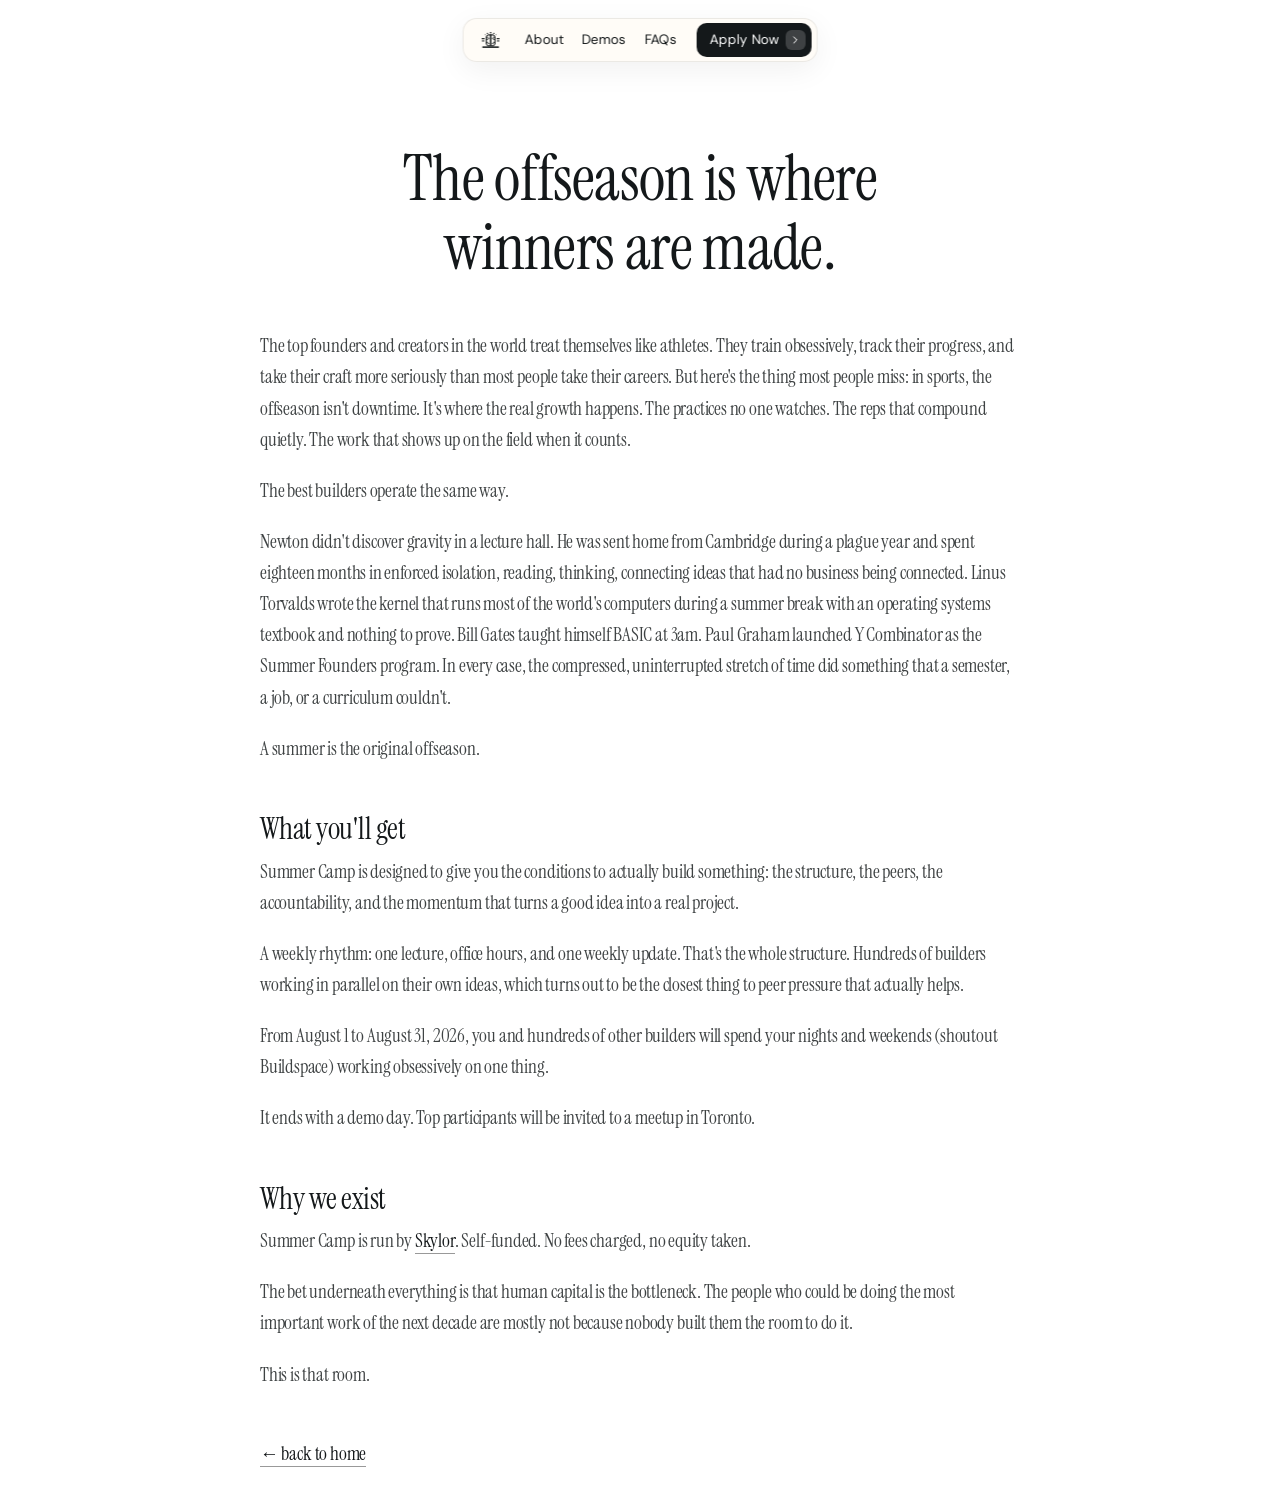
<file: about.html>
<!DOCTYPE html>
<html lang="en">
<head>
  <meta charset="UTF-8" />
  <meta name="viewport" content="width=device-width, initial-scale=1.0" />
  <title>About — Summer Camp</title>
  <meta name="description" content="About Summer Camp — a free summer school for ambitious builders." />
  <link rel="preconnect" href="https://fonts.googleapis.com" />
  <link rel="preconnect" href="https://fonts.gstatic.com" crossorigin />
  <link href="https://fonts.googleapis.com/css2?family=Space+Mono:ital,wght@0,400;0,700;1,400&family=DM+Sans:ital,opsz,wght@0,9..40,300..500;1,9..40,300..400&family=Instrument+Serif:ital@0;1&family=Newsreader:ital,opsz,wght@0,6..72,300..700;1,6..72,300..700&display=swap" rel="stylesheet" />
  <link rel="stylesheet" href="styles.css?v=3" />
  <style>
    /* ── About page only: editorial body typography ── */

    /* Body paragraphs → Instrument Serif, matching essay section */
    .subpage__inner p,
    .subpage__inner li {
      font-family: 'Instrument Serif', 'Newsreader', Georgia, serif;
      font-size: 1.18rem;
      font-weight: 400;
      line-height: 1.65;
      letter-spacing: -0.01em;
      color: rgba(20, 24, 26, 0.82);
    }

    /* h2 → Instrument Serif, homepage-style but sized for body reading */
    .subpage__inner h2.serif {
      font-family: 'Instrument Serif', 'Newsreader', Georgia, serif;
      font-size: clamp(1.45rem, 2.4vw, 1.85rem);
      font-weight: 400;
      letter-spacing: -0.018em;
      line-height: 1.15;
      color: var(--ink);
      margin-top: 3rem;
      margin-bottom: 0.6rem;
    }

    /* Munger pull quote */
    .about-quote {
      margin: 2.5rem 0 2.75rem;
      padding: 0 0 0 1.4rem;
      border-left: 2px solid rgba(20, 24, 26, 0.14);
    }
    .about-quote p {
      font-family: 'Instrument Serif', 'Newsreader', Georgia, serif !important;
      font-size: clamp(1.05rem, 1.8vw, 1.3rem) !important;
      font-style: italic;
      line-height: 1.52 !important;
      color: var(--ink) !important;
      font-weight: 400;
      margin-bottom: 0.55rem !important;
      letter-spacing: -0.01em !important;
    }
    .about-quote cite {
      font-family: 'Space Mono', monospace;
      font-size: 0.68rem;
      letter-spacing: 0.08em;
      color: rgba(20, 24, 26, 0.42);
      font-style: normal;
    }
  </style>
  <link rel="icon" type="image/svg+xml" href="/assets/favicon.svg">
</head>
<body data-nav-color="cream">

  <nav class="nav-pill" aria-label="Main">
    <a href="/" class="nav-pill__logo" aria-label="Summer Camp home">
      <svg viewBox="0 0 48 46" xmlns="http://www.w3.org/2000/svg" width="22" height="22">
        <rect x="2" y="40" width="44" height="4" fill="currentColor"/>
        <rect x="0" y="18" width="8" height="3" fill="currentColor"/>
        <rect x="1" y="24" width="6" height="3" fill="currentColor"/>
        <rect x="40" y="18" width="8" height="3" fill="currentColor"/>
        <rect x="41" y="24" width="6" height="3" fill="currentColor"/>
        <rect x="14" y="4" width="3" height="3" fill="currentColor"/>
        <rect x="22" y="2" width="4" height="3" fill="currentColor"/>
        <rect x="31" y="4" width="3" height="3" fill="currentColor"/>
        <rect x="9"  y="8" width="2" height="2" fill="currentColor"/>
        <rect x="37" y="8" width="2" height="2" fill="currentColor"/>
        <rect x="16" y="8" width="16" height="3" fill="currentColor"/>
        <rect x="13" y="10" width="3" height="3" fill="currentColor"/>
        <rect x="32" y="10" width="3" height="3" fill="currentColor"/>
        <rect x="11" y="13" width="3" height="22" fill="currentColor"/>
        <rect x="34" y="13" width="3" height="22" fill="currentColor"/>
        <rect x="13" y="35" width="3" height="3" fill="currentColor"/>
        <rect x="32" y="35" width="3" height="3" fill="currentColor"/>
        <rect x="16" y="37" width="16" height="3" fill="currentColor"/>
        <rect x="22" y="8" width="4" height="30" fill="currentColor"/>
        <rect x="14" y="14" width="3" height="3" fill="currentColor"/>
        <rect x="17" y="17" width="3" height="3" fill="currentColor"/>
        <rect x="14" y="20" width="3" height="3" fill="currentColor"/>
        <rect x="14" y="28" width="3" height="3" fill="currentColor"/>
        <rect x="17" y="31" width="3" height="3" fill="currentColor"/>
        <rect x="31" y="14" width="3" height="3" fill="currentColor"/>
        <rect x="28" y="17" width="3" height="3" fill="currentColor"/>
        <rect x="31" y="20" width="3" height="3" fill="currentColor"/>
        <rect x="31" y="28" width="3" height="3" fill="currentColor"/>
        <rect x="28" y="31" width="3" height="3" fill="currentColor"/>
      </svg>
    </a>
    <div class="nav-pill__links">
      <a href="/about">About</a>
      <a href="/demos">Demos</a>
      <a href="/#faq">FAQs</a>
    </div>
    <a href="https://skylor.fillout.com/summer" class="nav-pill__cta" data-apply-link target="_blank" rel="noopener">
      Apply Now
      <span class="nav-pill__cta-icon">
        <svg viewBox="0 0 16 16" width="10" height="10" fill="none">
          <path d="M5 3l5 5-5 5" stroke="#fff" stroke-width="1.6" stroke-linecap="round" stroke-linejoin="round"/>
        </svg>
      </span>
    </a>
  </nav>

  <main>

    <!-- Hero -->
    <div class="demos-hero" style="text-align: center;">
      <span class="eyebrow">/ About</span>
      <h1 class="serif">The offseason is where<br/>winners are made.</h1>
    </div>

    <!-- Content -->
    <div class="subpage__inner">

      <p>The top founders and creators in the world treat themselves like athletes. They train obsessively, track their progress, and take their craft more seriously than most people take their careers. But here's the thing most people miss: in sports, the offseason isn't downtime. It's where the real growth happens. The practices no one watches. The reps that compound quietly. The work that shows up on the field when it counts.</p>

      <p>The best builders operate the same way.</p>

      <p>Newton didn't discover gravity in a lecture hall. He was sent home from Cambridge during a plague year and spent eighteen months in enforced isolation, reading, thinking, connecting ideas that had no business being connected. Linus Torvalds wrote the kernel that runs most of the world's computers during a summer break with an operating systems textbook and nothing to prove. Bill Gates taught himself BASIC at 3am. Paul Graham launched Y Combinator as the Summer Founders program. In every case, the compressed, uninterrupted stretch of time did something that a semester, a job, or a curriculum couldn't.</p>

      <p>A summer is the original offseason.</p>

      <h2 class="serif">What you'll get</h2>

      <p>Summer Camp is designed to give you the conditions to actually build something: the structure, the peers, the accountability, and the momentum that turns a good idea into a real project.</p>

      <p>A weekly rhythm: one lecture, office hours, and one weekly update. That's the whole structure. Hundreds of builders working in parallel on their own ideas, which turns out to be the closest thing to peer pressure that actually helps.</p>

      <p>From August 1 to August 31, 2026, you and hundreds of other builders will spend your nights and weekends (shoutout Buildspace) working obsessively on one thing.</p>

      <p>It ends with a demo day. Top participants will be invited to a meetup in Toronto.</p>

      <h2 class="serif">Why we exist</h2>

      <p>Summer Camp is run by <a href="https://www.skylorlane.com/" target="_blank" rel="noopener">Skylor</a>. Self-funded. No fees charged, no equity taken.</p>

      <p>The bet underneath everything is that human capital is the bottleneck. The people who could be doing the most important work of the next decade are mostly not because nobody built them the room to do it.</p>

      <p>This is that room.</p>

      <p style="margin-top: 3rem;"><a href="/">← back to home</a></p>
    </div>

  </main>

  <script src="script.js"></script>
</body>
</html>
</file>
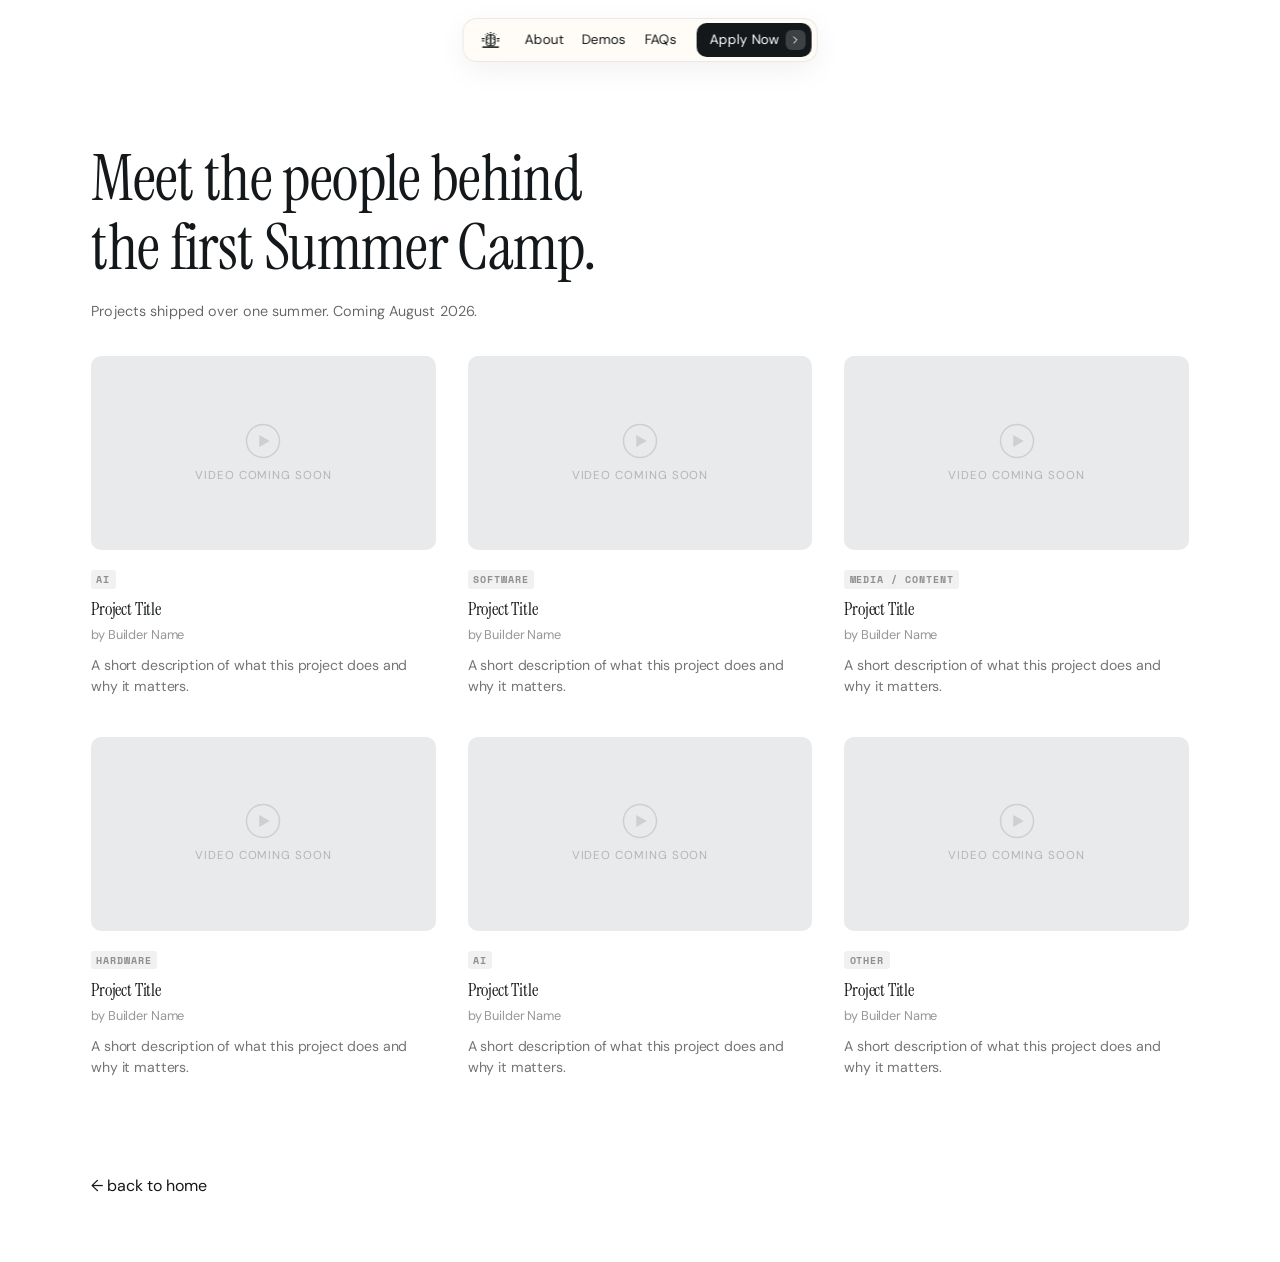
<file: demos.html>
<!DOCTYPE html>
<html lang="en">
<head>
  <meta charset="UTF-8" />
  <meta name="viewport" content="width=device-width, initial-scale=1.0" />
  <title>Demos — Summer Camp</title>
  <meta name="description" content="Check out demos from Summer Camp S1 — builders showcasing projects built over one summer." />
  <link rel="preconnect" href="https://fonts.googleapis.com" />
  <link rel="preconnect" href="https://fonts.gstatic.com" crossorigin />
  <link href="https://fonts.googleapis.com/css2?family=Space+Mono:ital,wght@0,400;0,700;1,400&family=DM+Sans:ital,opsz,wght@0,9..40,300..500;1,9..40,300..400&family=Instrument+Serif:ital@0;1&family=Newsreader:ital,opsz,wght@0,6..72,300..700;1,6..72,300..700&display=swap" rel="stylesheet" />
  <link rel="stylesheet" href="styles.css?v=3" />
  <style>
    /* Match about page editorial body text for the demos hero subline */
    .demos-hero p {
      font-family: 'DM Sans', sans-serif;
      font-size: 0.9rem;
      font-weight: 350;
      line-height: 1.82;
      letter-spacing: 0.008em;
      color: rgba(20, 24, 26, 0.68);
    }
  </style>
  <link rel="icon" type="image/svg+xml" href="/assets/favicon.svg">
</head>
<body data-nav-color="cream">

  <nav class="nav-pill" aria-label="Main">
    <a href="/" class="nav-pill__logo" aria-label="Summer Camp home">
      <svg viewBox="0 0 48 46" xmlns="http://www.w3.org/2000/svg" width="22" height="22">
        <rect x="2" y="40" width="44" height="4" fill="currentColor"/>
        <rect x="0" y="18" width="8" height="3" fill="currentColor"/>
        <rect x="1" y="24" width="6" height="3" fill="currentColor"/>
        <rect x="40" y="18" width="8" height="3" fill="currentColor"/>
        <rect x="41" y="24" width="6" height="3" fill="currentColor"/>
        <rect x="14" y="4" width="3" height="3" fill="currentColor"/>
        <rect x="22" y="2" width="4" height="3" fill="currentColor"/>
        <rect x="31" y="4" width="3" height="3" fill="currentColor"/>
        <rect x="9"  y="8" width="2" height="2" fill="currentColor"/>
        <rect x="37" y="8" width="2" height="2" fill="currentColor"/>
        <rect x="16" y="8" width="16" height="3" fill="currentColor"/>
        <rect x="13" y="10" width="3" height="3" fill="currentColor"/>
        <rect x="32" y="10" width="3" height="3" fill="currentColor"/>
        <rect x="11" y="13" width="3" height="22" fill="currentColor"/>
        <rect x="34" y="13" width="3" height="22" fill="currentColor"/>
        <rect x="13" y="35" width="3" height="3" fill="currentColor"/>
        <rect x="32" y="35" width="3" height="3" fill="currentColor"/>
        <rect x="16" y="37" width="16" height="3" fill="currentColor"/>
        <rect x="22" y="8" width="4" height="30" fill="currentColor"/>
        <rect x="14" y="14" width="3" height="3" fill="currentColor"/>
        <rect x="17" y="17" width="3" height="3" fill="currentColor"/>
        <rect x="14" y="20" width="3" height="3" fill="currentColor"/>
        <rect x="14" y="28" width="3" height="3" fill="currentColor"/>
        <rect x="17" y="31" width="3" height="3" fill="currentColor"/>
        <rect x="31" y="14" width="3" height="3" fill="currentColor"/>
        <rect x="28" y="17" width="3" height="3" fill="currentColor"/>
        <rect x="31" y="20" width="3" height="3" fill="currentColor"/>
        <rect x="31" y="28" width="3" height="3" fill="currentColor"/>
        <rect x="28" y="31" width="3" height="3" fill="currentColor"/>
      </svg>
    </a>
    <div class="nav-pill__links">
      <a href="/about">About</a>
      <a href="/demos">Demos</a>
      <a href="/#faq">FAQs</a>
    </div>
    <a href="https://skylor.fillout.com/summer" class="nav-pill__cta" data-apply-link target="_blank" rel="noopener">
      Apply Now
      <span class="nav-pill__cta-icon">
        <svg viewBox="0 0 16 16" width="10" height="10" fill="none">
          <path d="M5 3l5 5-5 5" stroke="#fff" stroke-width="1.6" stroke-linecap="round" stroke-linejoin="round"/>
        </svg>
      </span>
    </a>
  </nav>

  <main>

    <!-- Hero -->
    <div class="demos-hero">
      <span class="eyebrow">/ Demo Day</span>
      <h1 class="serif">Meet the people behind<br/>the first Summer Camp.</h1>
      <p>Projects shipped over one summer. Coming August 2026.</p>
    </div>

    <!-- Demo Grid -->
    <div class="demos-grid">

      <div class="demo-card">
        <div class="demo-card__video">
          <div class="demo-card__video-placeholder">
            <svg viewBox="0 0 48 48" width="36" height="36" fill="none">
              <circle cx="24" cy="24" r="22" stroke="currentColor" stroke-width="2"/>
              <path d="M19 16l14 8-14 8V16z" fill="currentColor"/>
            </svg>
            <span>Video coming soon</span>
          </div>
        </div>
        <span class="demo-card__tag">AI</span>
        <h3>Project Title</h3>
        <p class="demo-card__creator">by Builder Name</p>
        <p class="demo-card__desc">A short description of what this project does and why it matters.</p>
      </div>

      <div class="demo-card">
        <div class="demo-card__video">
          <div class="demo-card__video-placeholder">
            <svg viewBox="0 0 48 48" width="36" height="36" fill="none">
              <circle cx="24" cy="24" r="22" stroke="currentColor" stroke-width="2"/>
              <path d="M19 16l14 8-14 8V16z" fill="currentColor"/>
            </svg>
            <span>Video coming soon</span>
          </div>
        </div>
        <span class="demo-card__tag">Software</span>
        <h3>Project Title</h3>
        <p class="demo-card__creator">by Builder Name</p>
        <p class="demo-card__desc">A short description of what this project does and why it matters.</p>
      </div>

      <div class="demo-card">
        <div class="demo-card__video">
          <div class="demo-card__video-placeholder">
            <svg viewBox="0 0 48 48" width="36" height="36" fill="none">
              <circle cx="24" cy="24" r="22" stroke="currentColor" stroke-width="2"/>
              <path d="M19 16l14 8-14 8V16z" fill="currentColor"/>
            </svg>
            <span>Video coming soon</span>
          </div>
        </div>
        <span class="demo-card__tag">Media / Content</span>
        <h3>Project Title</h3>
        <p class="demo-card__creator">by Builder Name</p>
        <p class="demo-card__desc">A short description of what this project does and why it matters.</p>
      </div>

      <div class="demo-card">
        <div class="demo-card__video">
          <div class="demo-card__video-placeholder">
            <svg viewBox="0 0 48 48" width="36" height="36" fill="none">
              <circle cx="24" cy="24" r="22" stroke="currentColor" stroke-width="2"/>
              <path d="M19 16l14 8-14 8V16z" fill="currentColor"/>
            </svg>
            <span>Video coming soon</span>
          </div>
        </div>
        <span class="demo-card__tag">Hardware</span>
        <h3>Project Title</h3>
        <p class="demo-card__creator">by Builder Name</p>
        <p class="demo-card__desc">A short description of what this project does and why it matters.</p>
      </div>

      <div class="demo-card">
        <div class="demo-card__video">
          <div class="demo-card__video-placeholder">
            <svg viewBox="0 0 48 48" width="36" height="36" fill="none">
              <circle cx="24" cy="24" r="22" stroke="currentColor" stroke-width="2"/>
              <path d="M19 16l14 8-14 8V16z" fill="currentColor"/>
            </svg>
            <span>Video coming soon</span>
          </div>
        </div>
        <span class="demo-card__tag">AI</span>
        <h3>Project Title</h3>
        <p class="demo-card__creator">by Builder Name</p>
        <p class="demo-card__desc">A short description of what this project does and why it matters.</p>
      </div>

      <div class="demo-card">
        <div class="demo-card__video">
          <div class="demo-card__video-placeholder">
            <svg viewBox="0 0 48 48" width="36" height="36" fill="none">
              <circle cx="24" cy="24" r="22" stroke="currentColor" stroke-width="2"/>
              <path d="M19 16l14 8-14 8V16z" fill="currentColor"/>
            </svg>
            <span>Video coming soon</span>
          </div>
        </div>
        <span class="demo-card__tag">Other</span>
        <h3>Project Title</h3>
        <p class="demo-card__creator">by Builder Name</p>
        <p class="demo-card__desc">A short description of what this project does and why it matters.</p>
      </div>

    </div>

    <div class="demos-back">
      <a href="/">← back to home</a>
    </div>

  </main>

  <script src="script.js"></script>
</body>
</html>
</file>
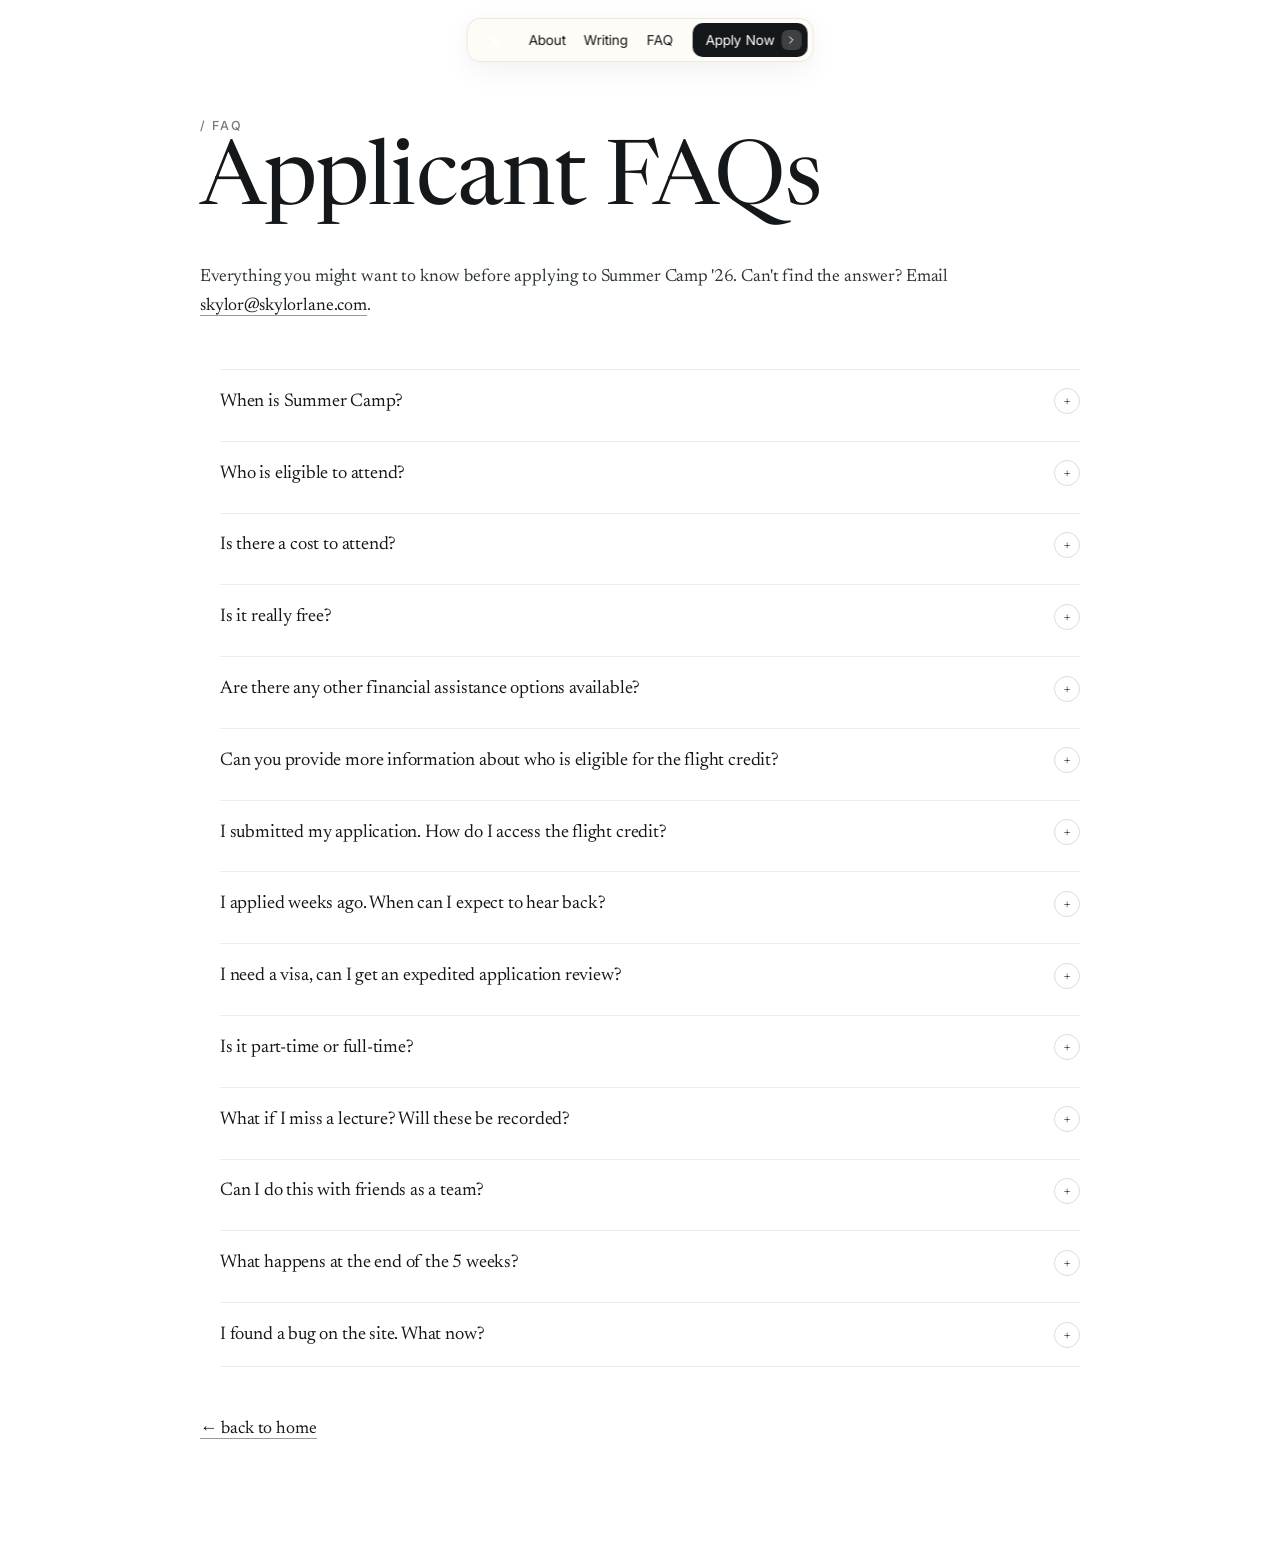
<file: faq.html>
<!DOCTYPE html>
<html lang="en">
<head>
  <meta charset="UTF-8" />
  <meta name="viewport" content="width=device-width, initial-scale=1.0" />
  <title>FAQ — Summer Camp</title>
  <meta name="description" content="Everything you need to know about applying to and attending Summer Camp '26." />
  <link rel="preconnect" href="https://fonts.googleapis.com" />
  <link rel="preconnect" href="https://fonts.gstatic.com" crossorigin />
  <link href="https://fonts.googleapis.com/css2?family=Newsreader:ital,opsz,wght@0,6..72,300..700;1,6..72,300..700&family=Inter:wght@400;500;600&display=swap" rel="stylesheet" />
  <link rel="stylesheet" href="styles.css?v=3" />
  <link rel="icon" type="image/svg+xml" href="/assets/favicon.svg">
</head>
<body data-nav-color="cream">

  <nav class="nav-pill" aria-label="Main">
    <a href="/" class="nav-pill__logo" aria-label="Summer Camp home">
      <svg viewBox="0 0 24 24" fill="none">
        <circle cx="12" cy="13" r="4" fill="#fff"/>
        <path d="M2 19h20" stroke="#fff" stroke-width="1.6" stroke-linecap="round"/>
        <path d="M12 4v3M5 7l1.8 1.8M19 7l-1.8 1.8" stroke="#fff" stroke-width="1.6" stroke-linecap="round"/>
      </svg>
    </a>
    <div class="nav-pill__links">
      <a href="/about">About</a>
      <a href="/writing">Writing</a>
      <a href="/faq">FAQ</a>
    </div>
    <a href="https://skylor.fillout.com/summer" class="nav-pill__cta" data-apply-link target="_blank" rel="noopener">
      Apply Now
      <span class="nav-pill__cta-icon">
        <svg viewBox="0 0 16 16" width="10" height="10" fill="none">
          <path d="M5 3l5 5-5 5" stroke="#fff" stroke-width="1.6" stroke-linecap="round" stroke-linejoin="round"/>
        </svg>
      </span>
    </a>
  </nav>

  <main class="subpage" style="padding-top: 7rem;">
    <div class="subpage__inner" style="max-width: 880px;">
      <span class="eyebrow">/ FAQ</span>
      <h1 class="serif">Applicant FAQs</h1>

      <p>Everything you might want to know before applying to Summer Camp '26. Can't find the answer? Email <a href="mailto:skylor@skylorlane.com">skylor@skylorlane.com</a>.</p>

      <ul class="faq__list" id="faq-list" style="margin-top: 3rem;">
        <li class="faq__item" aria-expanded="false">
          <button class="faq__q">When is Summer Camp?<span class="faq__q-mark">+</span></button>
          <div class="faq__a">Summer Camp '26 runs for the month of August, 2026. The program is 100% online, ending with an optional in-person demo day in Toronto.</div>
        </li>
        <li class="faq__item" aria-expanded="false">
          <button class="faq__q">Who is eligible to attend?<span class="faq__q-mark">+</span></button>
          <div class="faq__a">Anyone, anywhere. Students, working professionals, career switchers, makers, dropouts, retirees — if you have an idea you're excited about and roughly ten hours a week to work on it, you're eligible.</div>
        </li>
        <li class="faq__item" aria-expanded="false">
          <button class="faq__q">Is there a cost to attend?<span class="faq__q-mark">+</span></button>
          <div class="faq__a">No. Summer Camp is completely free. We don't take any equity or any ownership in what you create.</div>
        </li>
        <li class="faq__item" aria-expanded="false">
          <button class="faq__q">Is it really free?<span class="faq__q-mark">+</span></button>
          <div class="faq__a">Yes — really. The program, the lectures, the community access, all of it. The only thing that costs money is travel + accommodations if you decide to come to the in-person demo day at the end. That's optional.</div>
        </li>
        <li class="faq__item" aria-expanded="false">
          <button class="faq__q">Are there any other financial assistance options available?<span class="faq__q-mark">+</span></button>
          <div class="faq__a">Travel grants are available on a case-by-case basis for accepted applicants who can't otherwise make it to demo day. Reach out after acceptance and we'll see what we can do.</div>
        </li>
        <li class="faq__item" aria-expanded="false">
          <button class="faq__q">Can you provide more information about who is eligible for the flight credit?<span class="faq__q-mark">+</span></button>
          <div class="faq__a">Travel credit goes to applicants accepted into the cohort who complete a meaningful weekly update for at least four of the five weeks. We'll share details on how to claim it once the program starts.</div>
        </li>
        <li class="faq__item" aria-expanded="false">
          <button class="faq__q">I submitted my application. How do I access the flight credit?<span class="faq__q-mark">+</span></button>
          <div class="faq__a">Once accepted, you'll receive a welcome email with a link to your dashboard. Travel credit instructions live there. Don't worry about this until you're in.</div>
        </li>
        <li class="faq__item" aria-expanded="false">
          <button class="faq__q">I applied weeks ago. When can I expect to hear back?<span class="faq__q-mark">+</span></button>
          <div class="faq__a">We review applications on a rolling basis and send decisions within two to three weeks. If it's been longer, your application is likely in the final review pile — hang tight.</div>
        </li>
        <li class="faq__item" aria-expanded="false">
          <button class="faq__q">I need a visa, can I get an expedited application review?<span class="faq__q-mark">+</span></button>
          <div class="faq__a">Email us at skylor@skylorlane.com with "visa" in the subject line and your full name, and we'll bump your application up the queue.</div>
        </li>
        <li class="faq__item" aria-expanded="false">
          <button class="faq__q">Is it part-time or full-time?<span class="faq__q-mark">+</span></button>
          <div class="faq__a">Part-time. We recommend at minimum ~10 hours a week. But the more time you spend, the better your project will be at the end.</div>
        </li>
        <li class="faq__item" aria-expanded="false">
          <button class="faq__q">What if I miss a lecture? Will these be recorded?<span class="faq__q-mark">+</span></button>
          <div class="faq__a">Yes — all live talks and lectures are recorded, and the replays go up the same day. Watch on your own schedule.</div>
        </li>
        <li class="faq__item" aria-expanded="false">
          <button class="faq__q">Can I do this with friends as a team?<span class="faq__q-mark">+</span></button>
          <div class="faq__a">Yes. Team up with whoever you want. There's no formal team registration — every camper still submits their own weekly update, but you're free to collaborate on the same project.</div>
        </li>
        <li class="faq__item" aria-expanded="false">
          <button class="faq__q">What happens at the end of the 5 weeks?<span class="faq__q-mark">+</span></button>
          <div class="faq__a">Demo day. The top projects get to present in front of investors, founders, and the rest of the cohort. The whole thing happens in Toronto, in-person, and yes — it's real demo day energy, not a recital.</div>
        </li>
        <li class="faq__item" aria-expanded="false">
          <button class="faq__q">I found a bug on the site. What now?<span class="faq__q-mark">+</span></button>
          <div class="faq__a">Email <a href="mailto:skylor@skylorlane.com">skylor@skylorlane.com</a> with "bug" in the subject. Include a screenshot, your browser/device, and the page you were on. We fix things fast.</div>
        </li>
      </ul>

      <p style="margin-top: 3rem;"><a href="/">← back to home</a></p>
    </div>
  </main>

  <script src="script.js"></script>
</body>
</html>
</file>
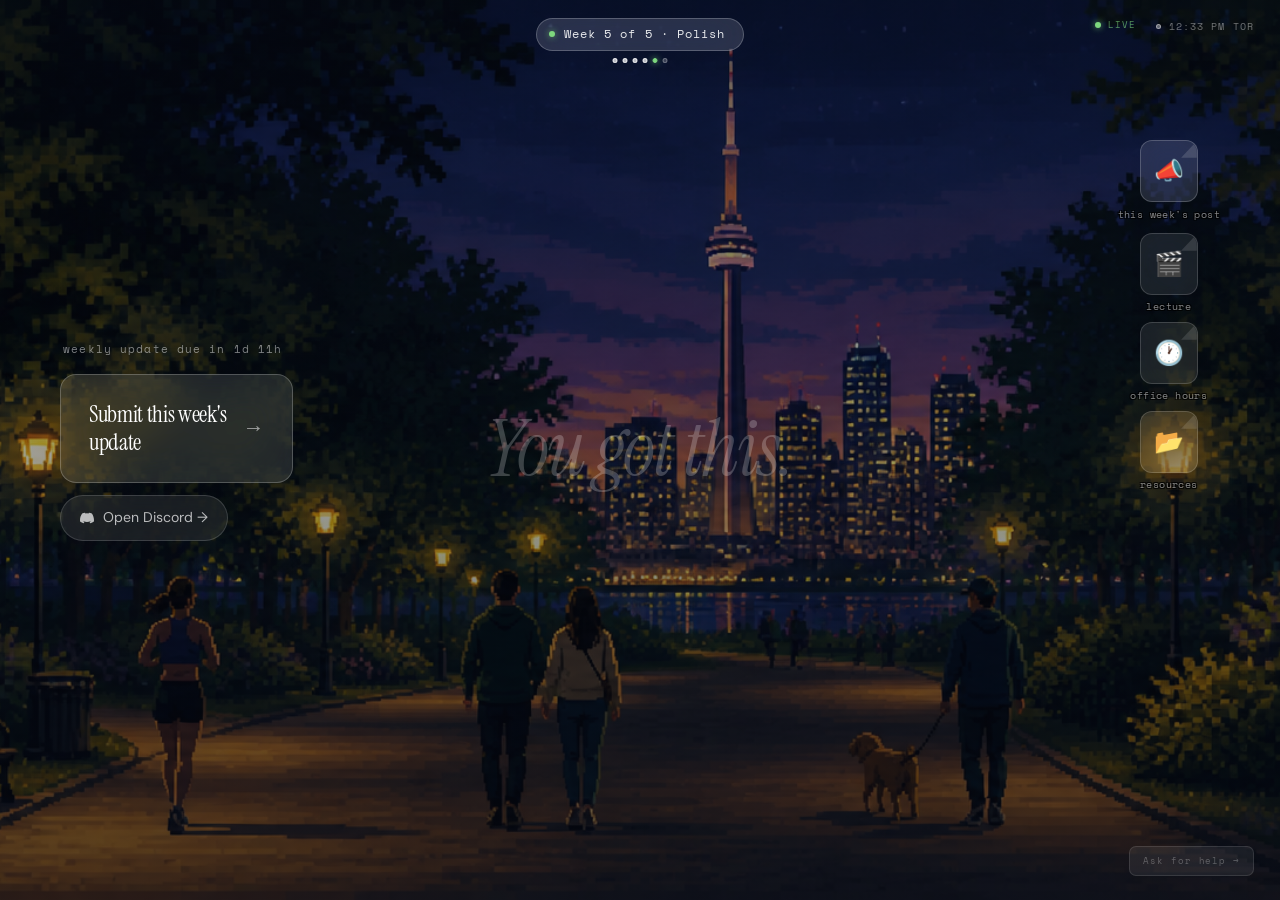
<file: os.html>
<!DOCTYPE html>
<html lang="en">
<head>
  <meta charset="UTF-8" />
  <meta name="viewport" content="width=device-width, initial-scale=1.0" />
  <title>Summer Camp OS</title>
  <meta name="description" content="Summer Camp OS: your hub for the 5-week program." />
  <link rel="preconnect" href="https://fonts.googleapis.com" />
  <link rel="preconnect" href="https://fonts.gstatic.com" crossorigin />
  <link href="https://fonts.googleapis.com/css2?family=Space+Mono:ital,wght@0,400;0,700;1,400&family=DM+Sans:ital,opsz,wght@0,9..40,300..500;1,9..40,300..400&family=Instrument+Serif:ital@0;1&family=Newsreader:ital,opsz,wght@0,6..72,300..700;1,6..72,300..700&display=swap" rel="stylesheet" />
  <link rel="stylesheet" href="styles.css?v=3" />
  <script src="lib/supabase.min.js"></script>
  <script src="config.js"></script>
  <style>
    /* Scope overflow:hidden to this page only */
    html.os-page, html.os-page body { overflow: hidden; height: 100%; }

    /* ─────────────────────────────────────────────
       CANVAS — left CTA + right single icon
    ───────────────────────────────────────────── */
    .os-canvas {
      position: fixed;
      inset: 0;
      display: flex;
      align-items: center;
      justify-content: space-between;
      padding: 60px 60px 80px;
      pointer-events: none;
    }
    .os-canvas > * { pointer-events: auto; }

    /* "You got this." — true center */
    .os-headline {
      top: 50% !important;
    }

    /* ─────────────────────────────────────────────
       RIGHT — announcement + stacked icons
    ───────────────────────────────────────────── */
    .os-right-panel {
      display: flex;
      flex-direction: column;
      align-items: center;
      gap: 0.75rem;
      align-self: flex-start;
      margin-top: 5rem;
    }
    .os-right-icons {
      display: flex;
      flex-direction: column;
      gap: 0.5rem;
      align-items: center;
    }
    .os-right-icon__item {
      display: flex;
      flex-direction: column;
      align-items: center;
      gap: 4px;
      text-decoration: none;
      transition: transform 0.18s;
      cursor: pointer;
    }
    .os-right-icon__item:hover { transform: scale(1.08); filter: brightness(1.15); }
    .os-right-icon {
      width: 58px; height: 62px;
      border-radius: 12px;
      background: rgba(255,255,255,0.09);
      backdrop-filter: blur(18px) saturate(130%);
      -webkit-backdrop-filter: blur(18px) saturate(130%);
      border: 1px solid rgba(255,255,255,0.16);
      display: flex;
      align-items: center;
      justify-content: center;
      font-size: 1.5rem;
      position: relative;
      transition: background 0.18s, border-color 0.18s;
    }
    .os-right-icon__item:hover .os-right-icon {
      background: rgba(255,255,255,0.15);
      border-color: rgba(255,255,255,0.25);
    }
    .os-right-icon::before {
      content: '';
      position: absolute;
      top: 0; right: 0;
      width: 28%; height: 28%;
      background: rgba(255,255,255,0.12);
      clip-path: polygon(100% 0, 100% 100%, 0 100%);
      border-radius: 0 12px 0 0;
    }
    .os-right-icon__label {
      font-family: 'Space Mono', monospace;
      font-size: 10px;
      color: rgba(255,255,255,0.52);
      letter-spacing: 0.04em;
      text-shadow:
        1px 1px 0 rgba(0,0,0,0.9),
        -1px -1px 0 rgba(0,0,0,0.9),
        1px -1px 0 rgba(0,0,0,0.9),
        -1px 1px 0 rgba(0,0,0,0.9);
    }

    .os-announce-shortcut {
      display: flex;
      flex-direction: column;
      align-items: center;
      gap: 6px;
      text-decoration: none;
      transition: transform 0.15s;
      cursor: pointer;
    }
    .os-announce-shortcut:hover { transform: scale(1.08); filter: brightness(1.15); }
    .os-announce-shortcut__icon {
      width: 58px; height: 62px;
      border-radius: 12px;
      background: rgba(255,255,255,0.11);
      backdrop-filter: blur(18px) saturate(130%);
      -webkit-backdrop-filter: blur(18px) saturate(130%);
      border: 1px solid rgba(255,255,255,0.2);
      display: flex;
      align-items: center;
      justify-content: center;
      font-size: 1.5rem;
      transition: background 0.18s, border-color 0.18s;
      position: relative;
    }
    .os-announce-shortcut:hover .os-announce-shortcut__icon {
      background: rgba(255,255,255,0.18);
      border-color: rgba(255,255,255,0.3);
    }
    /* Fold corner */
    .os-announce-shortcut__icon::before {
      content: '';
      position: absolute;
      top: 0; right: 0;
      width: 28%; height: 28%;
      background: rgba(255,255,255,0.14);
      clip-path: polygon(100% 0, 100% 100%, 0 100%);
      border-radius: 0 12px 0 0;
    }
    .os-announce-shortcut__label {
      font-family: 'Space Mono', monospace;
      font-size: 10px;
      color: rgba(255,255,255,0.52);
      text-align: center;
      line-height: 1.3;
      letter-spacing: 0.04em;
      white-space: nowrap;
      text-shadow:
        1px 1px 0 rgba(0,0,0,0.9),
        -1px -1px 0 rgba(0,0,0,0.9),
        1px -1px 0 rgba(0,0,0,0.9),
        -1px 1px 0 rgba(0,0,0,0.9);
    }

    /* ─────────────────────────────────────────────
       LIVE DOT — top right, triggers feed overlay
    ───────────────────────────────────────────── */
    .os-live-btn {
      position: fixed;
      top: 1.15rem;
      right: 9rem;
      z-index: 100;
      display: flex;
      align-items: center;
      gap: 0.4rem;
      font-family: 'Space Mono', monospace;
      font-size: 0.55rem;
      letter-spacing: 0.12em;
      color: rgba(126,216,126,0.65);
      cursor: pointer;
      background: none;
      border: none;
      padding: 0;
      transition: color 0.15s;
    }
    .os-live-btn:hover { color: rgba(126,216,126,1); }
    .os-live-dot {
      width: 6px; height: 6px;
      border-radius: 50%;
      background: #7ed87e;
      box-shadow: 0 0 6px rgba(126,216,126,0.8);
      animation: live-pulse 2s ease-in-out infinite;
    }
    @keyframes live-pulse {
      0%, 100% { opacity: 1; }
      50% { opacity: 0.45; }
    }

    /* ─────────────────────────────────────────────
       FEED OVERLAY — full screen, slides in
    ───────────────────────────────────────────── */
    .os-feed-overlay {
      position: fixed;
      inset: 0;
      background: rgba(0,0,0,0.93);
      backdrop-filter: blur(8px) saturate(100%);
      -webkit-backdrop-filter: blur(8px) saturate(100%);
      z-index: 200;
      display: flex;
      flex-direction: column;
      opacity: 0;
      pointer-events: none;
      transition: opacity 0.25s ease;
    }
    .os-feed-overlay.is-open {
      opacity: 1;
      pointer-events: all;
    }
    .os-feed-overlay__header {
      display: flex;
      align-items: center;
      justify-content: space-between;
      padding: 1.6rem 2.4rem 1rem;
      border-bottom: 1px solid rgba(255,255,255,0.08);
    }
    .os-feed-overlay__title {
      display: flex;
      align-items: center;
      gap: 0.6rem;
      font-family: 'Space Mono', monospace;
      font-size: 0.6rem;
      letter-spacing: 0.14em;
      text-transform: uppercase;
      color: rgba(255,255,255,0.4);
    }
    .os-feed-overlay__close {
      background: none;
      border: none;
      font-family: 'Space Mono', monospace;
      font-size: 0.58rem;
      letter-spacing: 0.1em;
      color: rgba(255,255,255,0.7);
      cursor: pointer;
    }
    .os-feed-overlay__close:hover { color: rgba(255,255,255,1); }

    /* ─────────────────────────────────────────────
       ASK FOR HELP BUTTON
    ───────────────────────────────────────────── */
    .os-help-btn {
      position: fixed;
      bottom: 1.5rem;
      right: 1.6rem;
      font-family: 'Space Mono', monospace;
      font-size: 0.55rem;
      letter-spacing: 0.1em;
      color: rgba(255,255,255,0.28);
      background: rgba(255,255,255,0.07);
      border: 1px solid rgba(255,255,255,0.11);
      border-radius: 7px;
      padding: 0.48rem 0.85rem;
      cursor: pointer;
      z-index: 150;
      transition: background 0.15s, color 0.15s;
    }
    .os-help-btn:hover {
      background: rgba(255,255,255,0.12);
      color: rgba(255,255,255,0.6);
    }

    /* ─────────────────────────────────────────────
       MODAL BACKGROUND
    ───────────────────────────────────────────── */
    .os-modal-bg {
      position: fixed; inset: 0;
      background: rgba(0,0,0,0.88);
      backdrop-filter: blur(6px) saturate(100%);
      -webkit-backdrop-filter: blur(6px) saturate(100%);
      z-index: 300;
      display: flex;
      align-items: center;
      justify-content: center;
      opacity: 0;
      pointer-events: none;
      transition: opacity 0.22s ease;
    }
    .os-modal-bg.is-open { opacity: 1; pointer-events: all; }

    .os-modal {
      width: 520px;
      background: rgba(10,14,24,0.96);
      backdrop-filter: blur(32px) saturate(150%);
      -webkit-backdrop-filter: blur(32px) saturate(150%);
      border: 1px solid rgba(255,255,255,0.13);
      border-radius: 18px;
      padding: 2.2rem 2.4rem 2.4rem;
      position: relative;
      overflow: hidden;
    }
    /* Brand gradient line across top of modal */
    .os-modal::before {
      content: '';
      position: absolute;
      top: 0; left: 0; right: 0;
      height: 1px;
      background: linear-gradient(90deg,
        transparent 0%,
        rgba(126,216,126,0.5) 25%,
        rgba(245,197,74,0.3) 65%,
        transparent 100%);
      border-radius: 18px 18px 0 0;
    }
    .os-modal__close {
      position: absolute; top: 1.1rem; right: 1.2rem;
      background: none; border: none;
      font-family: 'Space Mono', monospace;
      font-size: 0.56rem; letter-spacing: 0.1em;
      color: rgba(255,255,255,0.6);
      cursor: pointer;
    }
    .os-modal__close:hover { color: rgba(255,255,255,1); }
    .os-modal__state { display: none; }
    .os-modal__state.is-active { display: block; }
    .os-modal__eyebrow {
      font-family: 'Space Mono', monospace;
      font-size: 0.58rem; letter-spacing: 0.16em;
      color: rgba(126,216,126,0.72);
      text-transform: uppercase; margin-bottom: 0.45rem;
    }
    .os-modal__title {
      font-family: 'Instrument Serif', Georgia, serif;
      font-size: 1.75rem; color: rgba(255,255,255,0.92);
      letter-spacing: -0.02em; margin-bottom: 0.35rem;
      line-height: 1.2;
    }
    .os-modal__sub {
      font-family: 'DM Sans', sans-serif;
      font-size: 0.84rem; font-weight: 350;
      color: rgba(255,255,255,0.65);
      margin-bottom: 1.8rem; line-height: 1.55;
    }
    .os-modal__context {
      background: rgba(255,255,255,0.09);
      border: 1px solid rgba(255,255,255,0.2);
      border-radius: 10px;
      padding: 0.85rem 1rem; margin-bottom: 1.5rem;
      font-family: 'DM Sans', sans-serif;
      font-size: 0.78rem; font-weight: 350;
      color: rgba(255,255,255,0.68); line-height: 1.55;
      backdrop-filter: blur(16px) saturate(140%);
      -webkit-backdrop-filter: blur(16px) saturate(140%);
      box-shadow: inset 0 1px 0 rgba(255,255,255,0.1);
    }
    .os-modal__context span { color: rgba(255,255,255,0.82); }
    .os-modal__choices {
      display: grid; grid-template-columns: 1fr 1fr;
      gap: 0.75rem; margin-bottom: 0.5rem;
    }
    .os-modal__choice {
      display: flex; flex-direction: column;
      align-items: center; gap: 0.7rem;
      padding: 1.6rem 1.2rem;
      background: rgba(255,255,255,0.11);
      border: 1px solid rgba(255,255,255,0.22);
      border-radius: 14px; cursor: pointer;
      backdrop-filter: blur(20px) saturate(140%) brightness(1.05);
      -webkit-backdrop-filter: blur(20px) saturate(140%) brightness(1.05);
      box-shadow: 0 4px 20px rgba(0,0,0,0.25), inset 0 1px 0 rgba(255,255,255,0.12);
      transition: background 0.18s, border-color 0.18s, transform 0.14s;
      font-family: 'Space Mono', monospace;
      font-size: 0.68rem; letter-spacing: 0.06em;
      color: rgba(255,255,255,0.65); text-align: center;
    }
    .os-modal__choice:hover {
      background: rgba(255,255,255,0.18);
      border-color: rgba(126,216,126,0.35);
      transform: translateY(-2px); color: rgba(255,255,255,0.92);
    }
    .os-modal__choice-icon { font-size: 2rem; }
    .os-modal__choice-hint {
      font-size: 0.58rem; letter-spacing: 0.04em;
      color: rgba(255,255,255,0.6);
    }
    .os-modal__textarea {
      width: 100%; min-height: 110px;
      background: rgba(255,255,255,0.09);
      border: 1px solid rgba(255,255,255,0.2);
      border-radius: 10px; padding: 0.85rem 1rem;
      font-family: 'DM Sans', sans-serif;
      font-size: 0.84rem; font-weight: 350;
      color: rgba(255,255,255,0.82); resize: none;
      outline: none; line-height: 1.6;
      backdrop-filter: blur(16px) saturate(130%);
      -webkit-backdrop-filter: blur(16px) saturate(130%);
      box-shadow: inset 0 1px 0 rgba(255,255,255,0.08);
      transition: border-color 0.15s; margin-bottom: 0.85rem;
      box-sizing: border-box;
    }
    .os-modal__textarea::placeholder { color: rgba(255,255,255,0.28); }
    .os-modal__textarea:focus { border-color: rgba(255,255,255,0.35); }
    .os-modal__voice-ring {
      display: flex; flex-direction: column;
      align-items: center; padding: 1.8rem 0 1.2rem; gap: 1rem;
    }
    .os-modal__record-btn {
      width: 68px; height: 68px; border-radius: 50%;
      background: rgba(255,80,80,0.12);
      border: 2px solid rgba(255,100,100,0.35);
      display: flex; align-items: center; justify-content: center;
      cursor: pointer; transition: transform 0.14s;
    }
    .os-modal__record-btn:hover { transform: scale(1.06); }
    .os-modal__record-btn.is-recording {
      background: rgba(255,80,80,0.2);
      border-color: rgba(255,100,100,0.65);
      animation: rec-pulse 1.2s ease-in-out infinite;
    }
    @keyframes rec-pulse {
      0%,100% { box-shadow: 0 0 0 0 rgba(255,80,80,0.4); }
      50%      { box-shadow: 0 0 0 12px rgba(255,80,80,0); }
    }
    .os-modal__record-inner {
      width: 22px; height: 22px; border-radius: 50%;
      background: rgba(255,100,100,0.8);
      transition: border-radius 0.2s, width 0.2s, height 0.2s;
    }
    .is-recording .os-modal__record-inner {
      border-radius: 4px; width: 17px; height: 17px;
    }
    .os-modal__voice-label {
      font-family: 'Space Mono', monospace;
      font-size: 0.65rem; letter-spacing: 0.1em;
      color: rgba(255,255,255,0.4); text-align: center;
    }
    .os-modal__voice-timer {
      font-family: 'Space Mono', monospace;
      font-size: 1.2rem; letter-spacing: 0.08em;
      color: rgba(255,255,255,0.65);
    }
    .os-modal__extracted {
      background: rgba(126,216,126,0.1);
      border: 1px solid rgba(126,216,126,0.28);
      border-radius: 12px; padding: 1.1rem 1.2rem;
      margin-bottom: 1.2rem;
      backdrop-filter: blur(16px) saturate(140%);
      -webkit-backdrop-filter: blur(16px) saturate(140%);
      box-shadow: inset 0 1px 0 rgba(126,216,126,0.1);
    }
    .os-modal__extracted-label {
      font-family: 'Space Mono', monospace;
      font-size: 0.58rem; letter-spacing: 0.14em;
      text-transform: uppercase;
      color: rgba(126,216,126,0.7);
      margin-bottom: 0.85rem;
    }
    .os-modal__field-row { display: flex; flex-direction: column; gap: 0.65rem; }
    .os-modal__field-key {
      font-family: 'Space Mono', monospace;
      font-size: 0.56rem; letter-spacing: 0.12em;
      text-transform: uppercase; color: rgba(255,255,255,0.28);
      margin-bottom: 0.2rem;
    }
    .os-modal__field-val {
      font-family: 'DM Sans', sans-serif;
      font-size: 0.88rem; font-weight: 350;
      color: rgba(255,255,255,0.88); line-height: 1.5;
      background: rgba(255,255,255,0.1);
      border-radius: 7px; padding: 0.45rem 0.65rem;
      border: 1px solid rgba(255,255,255,0.18);
      backdrop-filter: blur(12px);
      -webkit-backdrop-filter: blur(12px);
      cursor: text;
    }
    .os-modal__btn {
      width: 100%; padding: 1rem;
      background: rgba(126,216,126,0.09);
      border: 1px solid rgba(126,216,126,0.2);
      border-radius: 12px;
      font-family: 'Instrument Serif', Georgia, serif;
      font-size: 1.15rem; letter-spacing: -0.01em;
      color: rgba(255,255,255,0.85); cursor: pointer;
      transition: background 0.18s, border-color 0.18s, transform 0.14s;
    }
    .os-modal__btn:hover {
      background: rgba(126,216,126,0.16);
      border-color: rgba(126,216,126,0.35);
      transform: translateY(-1px);
    }
    .os-modal__back {
      display: block; margin-top: 0.65rem;
      text-align: center;
      font-family: 'Space Mono', monospace;
      font-size: 0.5rem; letter-spacing: 0.1em;
      color: rgba(255,255,255,0.18); cursor: pointer;
    }
    .os-modal__back:hover { color: rgba(255,255,255,0.45); }

    /* ─────────────────────────────────────────────
       LEADERBOARD TABS
    ───────────────────────────────────────────── */
    .lb-tabs {
      display: flex;
      gap: 2px;
      background: rgba(255,255,255,0.06);
      border-radius: 8px;
      padding: 3px;
    }
    .lb-tab {
      font-family: 'Space Mono', monospace;
      font-size: 0.52rem;
      letter-spacing: 0.1em;
      text-transform: uppercase;
      color: rgba(255,255,255,0.6);
      background: none;
      border: none;
      border-radius: 6px;
      padding: 0.32rem 0.72rem;
      cursor: pointer;
      transition: background 0.15s, color 0.15s;
    }
    .lb-tab:hover { color: rgba(255,255,255,0.85); }
    .lb-tab.is-active {
      background: rgba(255,255,255,0.12);
      color: rgba(255,255,255,0.88);
    }

    /* Panels */
    .lb-panel { display: none; }
    .lb-panel.is-active {
      display: flex;
      flex-direction: column;
      flex: 1;
      overflow-y: auto;
    }

    /* ─── EMPTY STATES ─── */
    .lb-empty-state {
      grid-column: 1 / -1;
      display: flex;
      flex-direction: column;
      align-items: center;
      justify-content: center;
      padding: 4rem 2rem;
      text-align: center;
    }
    .lb-empty-state__icon {
      font-size: 2.4rem;
      margin-bottom: 0.8rem;
    }
    .lb-empty-state__title {
      font-family: 'Space Mono', monospace;
      font-size: 0.78rem;
      letter-spacing: 0.06em;
      color: rgba(255,255,255,0.95);
      margin-bottom: 0.45rem;
      text-transform: uppercase;
    }
    .lb-empty-state__sub {
      font-size: 0.78rem;
      color: rgba(255,255,255,0.65);
      max-width: 28rem;
      line-height: 1.6;
    }

    /* ─── SHIP LOG ─── */
    .lb-feed {
      display: grid;
      grid-template-columns: repeat(3, 1fr);
      gap: 0.85rem;
      padding: 1.5rem 2.4rem 2rem;
      align-content: start;
    }
    .lb-card {
      background: rgba(255,255,255,0.13);
      border: 1px solid rgba(255,255,255,0.26);
      border-radius: 12px;
      padding: 0.95rem 1.1rem;
      backdrop-filter: blur(24px) saturate(150%) brightness(1.06);
      -webkit-backdrop-filter: blur(24px) saturate(150%) brightness(1.06);
      box-shadow: 0 4px 24px rgba(0,0,0,0.28), inset 0 1px 0 rgba(255,255,255,0.12);
      transition: background 0.15s, border-color 0.15s;
    }
    .lb-card:hover {
      background: rgba(255,255,255,0.18);
      border-color: rgba(255,255,255,0.36);
    }
    .lb-card--honest {
      background: rgba(245,197,74,0.12);
      border-color: rgba(245,197,74,0.32);
    }
    .lb-card--needs {
      background: rgba(100,160,255,0.12);
      border-color: rgba(100,160,255,0.32);
    }
    .lb-card__top {
      display: flex;
      align-items: center;
      justify-content: space-between;
      margin-bottom: 0.48rem;
    }
    .lb-card__who {
      display: flex;
      align-items: center;
      gap: 0.45rem;
    }
    .lb-card__name {
      font-family: 'Space Mono', monospace;
      font-size: 0.6rem;
      letter-spacing: 0.04em;
      color: rgba(255,255,255,0.92);
    }
    .lb-card__streak {
      font-size: 0.38rem;
      color: rgba(126,216,126,0.8);
      letter-spacing: -2px;
    }
    .lb-card__time {
      font-family: 'Space Mono', monospace;
      font-size: 0.44rem;
      color: rgba(255,255,255,0.38);
    }
    .lb-card__text {
      font-family: 'DM Sans', sans-serif;
      font-size: 0.76rem;
      font-weight: 350;
      line-height: 1.55;
      color: rgba(255,255,255,0.72);
      margin-bottom: 0.6rem;
    }
    .lb-card__bottom {
      display: flex;
      align-items: center;
      justify-content: space-between;
      flex-wrap: wrap;
      gap: 0.4rem;
    }
    .lb-card__num {
      font-family: 'Space Mono', monospace;
      font-size: 0.48rem;
      letter-spacing: 0.05em;
      color: rgba(255,255,255,0.48);
    }
    .lb-card__num strong { color: rgba(255,255,255,0.88); }
    .lb-card__delta {
      font-family: 'Space Mono', monospace;
      font-size: 0.46rem;
      color: rgba(255,255,255,0.22);
    }
    .lb-card__delta.up { color: rgba(126,216,126,0.7); }
    .lb-card__honest-tag {
      font-family: 'Space Mono', monospace;
      font-size: 0.42rem;
      letter-spacing: 0.07em;
      color: rgba(245,197,74,0.65);
      background: rgba(245,197,74,0.08);
      border: 1px solid rgba(245,197,74,0.15);
      border-radius: 4px;
      padding: 0.18rem 0.42rem;
    }
    .lb-card__needs {
      font-family: 'Space Mono', monospace;
      font-size: 0.42rem;
      color: rgba(100,160,255,0.62);
    }
    .lb-card__tag {
      font-family: 'Space Mono', monospace;
      font-size: 0.42rem;
      color: rgba(255,255,255,0.3);
      background: rgba(255,255,255,0.06);
      border-radius: 4px;
      padding: 0.18rem 0.42rem;
    }

    /* ─── AI DIGEST ─── */
    .lb-digest {
      padding: 2.2rem 3rem 2.8rem;
      display: flex;
      flex-direction: column;
      gap: 2rem;
      overflow-y: auto;
    }
    /* pull-quote synthesis sentence */
    .lb-digest__sentence {
      font-family: 'Newsreader', Georgia, serif;
      font-size: 1.55rem;
      font-style: italic;
      line-height: 1.5;
      color: rgba(255,255,255,0.82);
      max-width: 820px;
      padding-left: 1.4rem;
      border-left: 2px solid rgba(126,216,126,0.35);
    }
    .lb-digest__attr {
      display: block;
      font-family: 'Space Mono', monospace;
      font-size: 0.58rem;
      letter-spacing: 0.12em;
      text-transform: uppercase;
      color: rgba(255,255,255,0.22);
      margin-top: 0.65rem;
      font-style: normal;
    }
    .lb-digest__grid {
      display: grid;
      grid-template-columns: repeat(2, 1fr);
      gap: 1.1rem;
    }
    .lb-digest__card {
      background: rgba(255,255,255,0.18);
      border: 1px solid rgba(255,255,255,0.36);
      border-radius: 14px;
      padding: 1.5rem 1.6rem;
      backdrop-filter: blur(32px) saturate(160%) brightness(1.1);
      -webkit-backdrop-filter: blur(32px) saturate(160%) brightness(1.1);
      box-shadow:
        0 8px 32px rgba(0,0,0,0.32),
        inset 0 1px 0 rgba(255,255,255,0.28),
        inset 0 -1px 0 rgba(255,255,255,0.06);
    }
    .lb-digest__card--momentum {
      background: rgba(126,216,126,0.18);
      border-color: rgba(126,216,126,0.42);
      box-shadow:
        0 8px 32px rgba(0,0,0,0.28),
        0 0 0 1px rgba(126,216,126,0.08),
        inset 0 1px 0 rgba(255,255,255,0.22);
    }
    .lb-digest__card--honest {
      background: rgba(245,197,74,0.16);
      border-color: rgba(245,197,74,0.4);
      box-shadow:
        0 8px 32px rgba(0,0,0,0.28),
        0 0 0 1px rgba(245,197,74,0.08),
        inset 0 1px 0 rgba(255,255,255,0.22);
    }
    .lb-digest__card--help {
      background: rgba(100,160,255,0.16);
      border-color: rgba(100,160,255,0.38);
      box-shadow:
        0 8px 32px rgba(0,0,0,0.28),
        0 0 0 1px rgba(100,160,255,0.08),
        inset 0 1px 0 rgba(255,255,255,0.22);
    }
    .lb-digest__card--breakout {
      background: rgba(255,160,80,0.16);
      border-color: rgba(255,160,80,0.38);
      box-shadow:
        0 8px 32px rgba(0,0,0,0.28),
        0 0 0 1px rgba(255,160,80,0.08),
        inset 0 1px 0 rgba(255,255,255,0.22);
    }
    .lb-digest__card-label {
      font-family: 'Space Mono', monospace;
      font-size: 0.64rem;
      letter-spacing: 0.1em;
      text-transform: uppercase;
      color: rgba(255,255,255,0.5);
      margin-bottom: 1.1rem;
    }
    .lb-digest__entries {
      display: flex;
      flex-direction: column;
      gap: 0.85rem;
    }
    .lb-digest__entry {
      display: flex;
      flex-direction: column;
      gap: 0.3rem;
    }
    .lb-digest__entry-name {
      font-family: 'Space Mono', monospace;
      font-size: 0.68rem;
      letter-spacing: 0.05em;
      color: rgba(255,255,255,0.95);
    }
    .lb-digest__entry-detail {
      font-family: 'DM Sans', sans-serif;
      font-size: 0.9rem;
      font-weight: 350;
      color: rgba(255,255,255,0.7);
      line-height: 1.55;
    }

    /* ─── BUILDER ARCS ─── */
    .lb-arcs {
      display: grid;
      grid-template-columns: repeat(2, 1fr);
      gap: 0.85rem;
      padding: 1.5rem 2.4rem 2rem;
      align-content: start;
    }
    .lb-arc-card {
      background: rgba(255,255,255,0.13);
      border: 1px solid rgba(255,255,255,0.26);
      border-radius: 12px;
      padding: 1rem 1.1rem;
      cursor: pointer;
      backdrop-filter: blur(24px) saturate(150%) brightness(1.06);
      -webkit-backdrop-filter: blur(24px) saturate(150%) brightness(1.06);
      box-shadow: 0 4px 24px rgba(0,0,0,0.28), inset 0 1px 0 rgba(255,255,255,0.12);
      transition: background 0.15s, border-color 0.15s;
    }
    .lb-arc-card:hover {
      background: rgba(255,255,255,0.18);
      border-color: rgba(255,255,255,0.36);
    }
    .lb-arc-card__header {
      display: flex;
      align-items: center;
      gap: 1rem;
    }
    .lb-arc-card__who {
      flex: 1;
      display: flex;
      flex-direction: column;
      gap: 2px;
    }
    .lb-arc-card__name {
      font-family: 'Space Mono', monospace;
      font-size: 0.6rem;
      letter-spacing: 0.04em;
      color: rgba(255,255,255,0.92);
    }
    .lb-arc-card__project {
      font-family: 'DM Sans', sans-serif;
      font-size: 0.68rem;
      font-weight: 350;
      color: rgba(255,255,255,0.48);
    }
    .lb-arc-card__spark {
      display: flex;
      align-items: flex-end;
      gap: 3px;
      height: 28px;
    }
    .lb-arc-bar {
      width: 8px;
      min-height: 2px;
      border-radius: 2px 2px 0 0;
      background: rgba(255,255,255,0.18);
      transition: height 0.3s;
    }
    .lb-arc-bar--current { background: rgba(126,216,126,0.6); }
    .lb-arc-bar--down    { background: rgba(255,107,107,0.5) !important; }
    .lb-arc-bar--future  {
      height: 2px !important;
      background: rgba(255,255,255,0.07);
      border: 1px dashed rgba(255,255,255,0.1);
      border-radius: 2px;
    }
    .lb-arc-card__streak {
      font-size: 0.38rem;
      color: rgba(126,216,126,0.6);
      letter-spacing: -2px;
    }
    /* Weeks: hidden, shown on expand */
    .lb-arc-card__weeks {
      display: none;
      margin-top: 0.85rem;
      padding-top: 0.85rem;
      border-top: 1px solid rgba(255,255,255,0.06);
      flex-direction: column;
      gap: 0.5rem;
    }
    .lb-arc-card.is-expanded .lb-arc-card__weeks { display: flex; }
    .lb-arc-week {
      display: flex;
      gap: 0.65rem;
      align-items: baseline;
    }
    .lb-arc-week__n {
      font-family: 'Space Mono', monospace;
      font-size: 0.42rem;
      letter-spacing: 0.08em;
      color: rgba(255,255,255,0.2);
      flex-shrink: 0;
      width: 1.8rem;
    }
    .lb-arc-week__text {
      font-family: 'DM Sans', sans-serif;
      font-size: 0.73rem;
      font-weight: 350;
      line-height: 1.45;
      color: rgba(255,255,255,0.28);
    }
    .lb-arc-week--current .lb-arc-week__text { color: rgba(255,255,255,0.55); }

    /* ─── top-meta ─── */
    .top-meta {
      position: fixed; top: 1.2rem; right: 1.6rem;
      z-index: 100; display: flex; align-items: center;
      gap: 0.5rem; font-family: 'Space Mono', monospace;
      font-size: 0.65rem; letter-spacing: 0.1em;
      color: rgba(255,255,255,0.42);
    }
    .top-meta__dot {
      width: 5px; height: 5px; border-radius: 50%;
      background: rgba(255,255,255,0.35);
    }
  </style>
  <link rel="icon" type="image/svg+xml" href="/assets/favicon.svg">
</head>
<body data-nav-color="light">

  <!-- ── Background ── -->
  <div class="os-bg" aria-hidden="true"></div>

  <!-- ── Week pill ── -->
  <div class="os-week-pill">
    <span class="os-week-pill__dot"></span>
    <span id="os-week-text">Week 1 of 5 · Idea</span>
  </div>
  <div class="os-week-dots" id="os-week-dots" aria-hidden="true"></div>

  <!-- ── Top right: time + LIVE button ── -->
  <div class="top-meta" aria-hidden="true">
    <span class="top-meta__dot"></span>
    <span id="local-time">--:-- PM</span>
    <span>TOR</span>
  </div>
  <button class="os-live-btn" onclick="openFeed()">
    <div class="os-live-dot"></div>
    LIVE
  </button>

  <!-- ── Watermark ── -->
  <div class="os-headline" aria-hidden="true">You got this.</div>

  <!-- ── CANVAS: left CTA + right icons ── -->
  <div class="os-canvas">

    <!-- LEFT: countdown + submit + discord -->
    <div class="os-left">
      <p class="os-countdown" id="os-countdown"></p>
      <a class="os-cta-primary" id="os-submit-cta" onclick="openSubmit()" style="cursor:pointer; text-decoration:none;">
        <span>Submit this week's<br/>update</span>
        <span class="os-cta-primary__arrow">→</span>
      </a>
      <a href="#" id="os-discord-link" class="os-cta-secondary" target="_blank" rel="noopener">
        <svg viewBox="0 0 24 24" width="14" height="14" fill="currentColor" aria-hidden="true">
          <path d="M20.317 4.37a19.791 19.791 0 0 0-4.885-1.515.074.074 0 0 0-.079.037c-.21.375-.444.864-.608 1.25a18.27 18.27 0 0 0-5.487 0 12.64 12.64 0 0 0-.617-1.25.077.077 0 0 0-.079-.037A19.736 19.736 0 0 0 3.677 4.37a.07.07 0 0 0-.032.027C.533 9.046-.32 13.58.099 18.057c.002.022.015.043.03.056a19.9 19.9 0 0 0 5.993 3.03.078.078 0 0 0 .084-.028c.462-.63.874-1.295 1.226-1.994a.076.076 0 0 0-.041-.106 13.107 13.107 0 0 1-1.872-.892.077.077 0 0 1-.008-.128 10.2 10.2 0 0 0 .372-.292.074.074 0 0 1 .077-.01c3.928 1.793 8.18 1.793 12.062 0a.074.074 0 0 1 .078.01c.12.098.246.198.373.292a.077.077 0 0 1-.006.127 12.299 12.299 0 0 1-1.873.892.077.077 0 0 0-.041.107c.36.698.772 1.362 1.225 1.993a.076.076 0 0 0 .084.028 19.839 19.839 0 0 0 6.002-3.03.077.077 0 0 0 .032-.054c.5-5.177-.838-9.674-3.549-13.66a.061.061 0 0 0-.031-.03z"/>
        </svg>
        Open Discord →
      </a>
    </div>

    <!-- RIGHT: announcement + stacked icons -->
    <div class="os-right-panel">
      <a href="#" id="os-announce-link" class="os-announce-shortcut" target="_blank" rel="noopener" aria-label="This week's announcement">
        <div class="os-announce-shortcut__icon">📣</div>
        <span class="os-announce-shortcut__label">this week's post</span>
      </a>
      <div class="os-right-icons">
        <a href="#" id="os-lecture-link" class="os-right-icon__item" target="_blank" rel="noopener" aria-label="This week's lecture">
          <div class="os-right-icon">🎬</div>
          <span class="os-right-icon__label">lecture</span>
        </a>
        <a href="#" id="os-talk-link" class="os-right-icon__item" target="_blank" rel="noopener" aria-label="Office hours">
          <div class="os-right-icon">🕐</div>
          <span class="os-right-icon__label">office hours</span>
        </a>
        <a href="#" id="os-resources-link" class="os-right-icon__item" target="_blank" rel="noopener" aria-label="Resources">
          <div class="os-right-icon">📂</div>
          <span class="os-right-icon__label">resources</span>
        </a>
      </div>
    </div>

  </div>

  <!-- ── Ask for help button ── -->
  <button class="os-help-btn" onclick="openHelp()">Ask for help →</button>

  <!-- ── LIVE Feed overlay ── -->
  <div class="os-feed-overlay" id="feed-overlay">

    <!-- Header -->
    <div class="os-feed-overlay__header">
      <div style="display:flex;align-items:center;gap:1.2rem;">
        <div class="os-feed-overlay__title">
          <div class="os-live-dot" style="width:5px;height:5px;flex-shrink:0;"></div>
          <span id="os-overlay-week-label">Week 1 of 5</span>
        </div>
        <span style="font-family:'Space Mono',monospace;font-size:0.52rem;letter-spacing:0.1em;color:rgba(255,255,255,0.2);" id="os-submission-count">builders submitted</span>
        <div class="lb-tabs">
          <button class="lb-tab is-active" onclick="switchTab('feed',this)">Ship log</button>
          <button class="lb-tab" onclick="switchTab('digest',this)">AI digest</button>
          <button class="lb-tab" onclick="switchTab('arcs',this)">Builder arcs</button>
        </div>
      </div>
      <button class="os-feed-overlay__close" onclick="closeFeed()">✕ close</button>
    </div>

    <!-- ── TAB: SHIP LOG ── -->
    <div class="lb-panel is-active" id="tab-feed">
      <div class="lb-feed">

        <div class="lb-empty-state" id="feed-empty">
          <div class="lb-empty-state__icon">📭</div>
          <div class="lb-empty-state__title">No updates yet this week</div>
          <div class="lb-empty-state__sub">Updates appear here as builders submit them. Be the first.</div>
        </div>

      </div>
    </div>

    <!-- ── TAB: AI DIGEST ── -->
    <div class="lb-panel" id="tab-digest">
      <div class="lb-digest">

        <div class="lb-empty-state" id="digest-empty">
          <div class="lb-empty-state__icon">🤖</div>
          <div class="lb-empty-state__title">Digest drops Sunday night</div>
          <div class="lb-empty-state__sub">Every Sunday at 11:45 PM the AI reads every update and writes the cohort synthesis. Check back then.</div>
        </div>

        <div id="digest-content" style="display:none;">
          <div class="lb-digest__sentence" id="digest-sentence"></div>
          <div class="lb-digest__grid">
            <div class="lb-digest__card lb-digest__card--momentum" id="digest-momentum">
              <div class="lb-digest__card-label">🚀 Most momentum this week</div>
              <div class="lb-digest__entries"></div>
            </div>
            <div class="lb-digest__card lb-digest__card--honest" id="digest-honest">
              <div class="lb-digest__card-label">💬 Most honest update</div>
              <div class="lb-digest__entries"></div>
            </div>
            <div class="lb-digest__card lb-digest__card--help" id="digest-needs">
              <div class="lb-digest__card-label">🤝 Needs from the cohort</div>
              <div class="lb-digest__entries"></div>
            </div>
            <div class="lb-digest__card lb-digest__card--breakout" id="digest-breakout">
              <div class="lb-digest__card-label">⚡ Breakout to watch</div>
              <div class="lb-digest__entries"></div>
            </div>
          </div>
        </div>

      </div>
    </div>

    <!-- ── TAB: BUILDER ARCS ── -->
    <div class="lb-panel" id="tab-arcs">
      <div class="lb-arcs">

        <div class="lb-empty-state" id="arcs-empty">
          <div class="lb-empty-state__icon">📈</div>
          <div class="lb-empty-state__title">Arcs build week over week</div>
          <div class="lb-empty-state__sub">Once builders start submitting updates, their journeys will appear here. Each one a 5-week story in miniature.</div>
        </div>

      </div>
    </div>

  </div><!-- /feed-overlay -->

  <!-- ── Submit modal ── -->
  <div class="os-modal-bg" id="submit-modal" onclick="closeIfBg(event,'submit-modal')">
    <div class="os-modal">
      <button class="os-modal__close" onclick="closeModal('submit-modal')">✕ esc</button>

      <!-- Choose -->
      <div class="os-modal__state is-active" id="state-choose">
        <div class="os-modal__eyebrow" id="os-modal-week-eyebrow">/ Week 1 update</div>
        <div class="os-modal__title">How do you want to share your week?</div>
        <div class="os-modal__sub">No forms. Just tell it what happened.</div>
        <div class="os-modal__context">Last week you said: <span>"Get the waitlist to 50 signups and ship the beta to at least 10 of them."</span></div>
        <div class="os-modal__choices">
          <div class="os-modal__choice" onclick="goTo('state-voice')">
            <div class="os-modal__choice-icon">🎙️</div>
            Talk it out
            <span class="os-modal__choice-hint">~60 seconds. AI structures it.</span>
          </div>
          <div class="os-modal__choice" onclick="goTo('state-type')">
            <div class="os-modal__choice-icon">✍️</div>
            Type it out
            <span class="os-modal__choice-hint">Brain dump. AI extracts the rest.</span>
          </div>
        </div>
      </div>

      <!-- Voice -->
      <div class="os-modal__state" id="state-voice">
        <div class="os-modal__eyebrow">/ Listening</div>
        <div class="os-modal__title">Tell me about your week.</div>
        <div class="os-modal__sub">What did you ship? What's your number? What's next? Just talk.</div>
        <div class="os-modal__voice-ring">
          <div class="os-modal__record-btn" id="record-btn" onclick="toggleRec()">
            <div class="os-modal__record-inner"></div>
          </div>
          <div class="os-modal__voice-timer" id="voice-timer">tap to record</div>
          <div class="os-modal__voice-label" id="voice-label">your words → structured update</div>
        </div>
        <button class="os-modal__btn" id="voice-extract-btn" onclick="extractUpdate('voice')">Done. Show me what you got →</button>
        <span class="os-modal__back" onclick="goTo('state-choose')">← back</span>
      </div>

      <!-- Type -->
      <div class="os-modal__state" id="state-type">
        <div class="os-modal__eyebrow" id="os-modal-week-eyebrow-type">/ Week 1 update</div>
        <div class="os-modal__title">What happened this week?</div>
        <div class="os-modal__sub">Brain dump. Messy is fine. AI pulls out what matters.</div>
        <div class="os-modal__context">Last week you said: <span>"Get the waitlist to 50 signups and ship the beta to at least 10 of them."</span></div>
        <textarea class="os-modal__textarea" id="type-textarea" placeholder="Shipped the beta finally. Only got it to 7 users not 10, but two of them actually used it every day which was more than I expected. Waitlist hit 63. The onboarding is still a mess..."></textarea>
        <button class="os-modal__btn" id="type-extract-btn" onclick="extractUpdate('type')">Extract my update →</button>
        <span class="os-modal__back" onclick="goTo('state-choose')">← back</span>
      </div>

      <!-- AI extracted -->
      <div class="os-modal__state" id="state-extracted">
        <div class="os-modal__eyebrow">/ AI extracted, edit anything</div>
        <div class="os-modal__title">Here's what I heard.</div>
        <div class="os-modal__sub">Tap any field to edit before submitting.</div>
        <div class="os-modal__extracted">
          <div class="os-modal__extracted-label">Structured from your update</div>
          <div class="os-modal__field-row">
            <div>
              <div class="os-modal__field-key">What you shipped</div>
              <div class="os-modal__field-val" contenteditable="true">Beta shipped to 7 users. 2 became daily actives. Waitlist hit 63. One organic tweet.</div>
            </div>
            <div>
              <div class="os-modal__field-key">Your number this week</div>
              <div class="os-modal__field-val" contenteditable="true">7 beta users · 63 waitlist</div>
            </div>
            <div>
              <div class="os-modal__field-key">Next week's goal</div>
              <div class="os-modal__field-val" contenteditable="true">Fix first-run experience. Get to 20 weekly actives.</div>
            </div>
          </div>
        </div>
        <button class="os-modal__btn" id="os-submit-final-btn" onclick="handleFinalSubmit()">Submit week 1 update →</button>
        <span class="os-modal__back" onclick="goTo('state-choose')">← start over</span>
      </div>
    </div>
  </div>

  <!-- ── Help modal ── -->
  <div class="os-modal-bg" id="help-modal" onclick="closeIfBg(event,'help-modal')">
    <div class="os-modal">
      <button class="os-modal__close" onclick="closeModal('help-modal')">✕ esc</button>
      <div class="os-modal__eyebrow">/ Ask for help</div>
      <div class="os-modal__title">What do you need?</div>
      <div class="os-modal__sub">Post a request to the builder network. Intros, feedback, advice. Someone in the cohort probably has it.</div>
      <textarea class="os-modal__textarea" style="min-height:90px;" placeholder="e.g. Looking for anyone who's done cold outreach to law firms. Trying to sell a legal transcription tool and have no idea where to start..."></textarea>
      <button class="os-modal__btn" onclick="closeModal('help-modal')">Post to the community →</button>
    </div>
  </div>

  <canvas id="os-confetti" aria-hidden="true"></canvas>
  <script src="script.js"></script>
  <script>
    // ── Supabase client ────────────────────────────────────────────
    var cfg = window.LM_CONFIG;
    var sb  = supabase.createClient(cfg.supabase.url, cfg.supabase.key);

    // ── Auth guard ─────────────────────────────────────────────────
    // Runs immediately. If auth is required and no session exists,
    // redirect to login.html. Otherwise continue rendering.
    var _sbSession = null;
    (async function authGuard() {
      var { data: { session } } = await sb.auth.getSession();
      _sbSession = session;
      if (cfg.auth.required && !session) {
        window.location.href = 'login.html';
      }
    })();

    // ── Wire config links ──────────────────────────────────────────
    (function applyConfigLinks() {
      var L = cfg.links;
      var map = {
        'os-announce-link':  L.announcement,
        'os-lecture-link':   L.lecture,
        'os-talk-link':      L.officeHours,
        'os-resources-link': L.resources,
        'os-discord-link':   L.discord
      };
      Object.keys(map).forEach(function(id) {
        var el = document.getElementById(id);
        if (el && map[id] && !map[id].includes('PLACEHOLDER') && !map[id].includes('-URL')) {
          el.href = map[id];
        }
      });
    })();

    // Lock overflow on html element for this page only
    document.documentElement.classList.add('os-page');

    // ── Shared constants ───────────────────────────────────────────
    var CAMP_START  = new Date('2026-08-01T00:00:00-04:00');
    var THEMES      = ['Idea', 'Build', 'Ship', 'Iterate', 'Polish', 'Demo Day'];
    var MS_PER_WEEK = 7 * 24 * 60 * 60 * 1000;
    var now         = new Date();
    var weekNum     = Math.floor((now - CAMP_START) / MS_PER_WEEK) + 1;
    weekNum         = Math.max(1, Math.min(5, weekNum));

    // ── Week pill ──────────────────────────────────────────────────
    (function () {
      var el = document.getElementById('os-week-text');
      if (el) el.textContent = 'Week ' + weekNum + ' of 5 · ' + THEMES[weekNum - 1];
    })();

    // ── Week progress dots ─────────────────────────────────────────
    (function () {
      var container = document.getElementById('os-week-dots');
      if (!container) return;
      for (var i = 1; i <= 6; i++) {
        var dot = document.createElement('span');
        dot.className = 'os-week-dot' +
          (i < weekNum   ? ' is-done'    : '') +
          (i === weekNum ? ' is-current' : '');
        container.appendChild(dot);
      }
    })();

    // ── Dynamic week label in overlay + modal ──────────────────────
    (function () {
      var wLabel = 'Week ' + weekNum + ' of 5';
      var wShort = '/ Week ' + weekNum + ' update';
      var wFinal = 'Submit week ' + weekNum + ' update →';

      var ol = document.getElementById('os-overlay-week-label');
      if (ol) ol.textContent = wLabel;

      var me1 = document.getElementById('os-modal-week-eyebrow');
      if (me1) me1.textContent = wShort;

      var me2 = document.getElementById('os-modal-week-eyebrow-type');
      if (me2) me2.textContent = wShort;

      var fb = document.getElementById('os-submit-final-btn');
      if (fb) fb.textContent = wFinal;
    })();

    // ── Clock ──────────────────────────────────────────────────────
    (function () {
      function tick() {
        var t = new Date().toLocaleTimeString('en-US', {
          timeZone: 'America/Toronto',
          hour: 'numeric',
          minute: '2-digit'
        });
        var el = document.getElementById('local-time');
        if (el) el.textContent = t;
      }
      tick();
      setInterval(tick, 10000);
    })();

    // ── Countdown to Saturday 23:59 ET ─────────────────────────────
    (function () {
      var el = document.getElementById('os-countdown');
      if (!el) return;

      function secsUntilSaturdayET() {
        var etNow = new Date(new Date().toLocaleString('en-US', { timeZone: 'America/Toronto' }));
        var day   = etNow.getDay(); // 0=Sun … 6=Sat
        var secs  = etNow.getHours() * 3600 + etNow.getMinutes() * 60 + etNow.getSeconds();
        var daysToSat = day === 6 ? 0 : 6 - day;
        return daysToSat * 86400 + (86399 - secs);
      }

      function render() {
        var s = secsUntilSaturdayET(), cls = 'os-countdown', txt;
        if (s <= 0) {
          txt = 'weekly update due now!';
          cls += ' os-countdown--urgent';
        } else {
          var d = Math.floor(s / 86400), h = Math.floor(s % 86400 / 3600), m = Math.floor(s % 3600 / 60);
          txt = d > 0 ? ('weekly update due in ' + d + 'd ' + h + 'h') :
                h > 0 ? ('weekly update due in ' + h + 'h ' + m + 'm') :
                        ('weekly update due in ' + m + 'm');
          if (s < 6 * 3600)       cls += ' os-countdown--urgent';
          else if (s < 24 * 3600) cls += ' os-countdown--warn';
        }
        el.textContent = txt;
        el.className   = cls;
      }

      render();
      setInterval(render, 60000);
    })();

    // ── Confetti burst ─────────────────────────────────────────────
    (function () {
      var canvas = document.getElementById('os-confetti');
      if (!canvas) return;
      var ctx   = canvas.getContext('2d');
      var parts = [];
      var raf   = null;
      var COLS  = ['#7ed87e','#ffffff','#f5c842','#ff8c69','#8fd5f7','#d4a8ff'];

      function resize() { canvas.width = innerWidth; canvas.height = innerHeight; }
      resize();
      window.addEventListener('resize', resize);

      window._confettiBurst = function burst(cx, cy) {
        for (var i = 0; i < 70; i++) {
          var a = Math.random() * Math.PI * 2, sp = 3 + Math.random() * 7;
          parts.push({
            x: cx, y: cy,
            vx: Math.cos(a) * sp, vy: Math.sin(a) * sp - 5,
            color: COLS[Math.floor(Math.random() * COLS.length)],
            w: 5 + Math.random() * 6, h: 3 + Math.random() * 3,
            rot: Math.random() * Math.PI * 2,
            rotV: (Math.random() - 0.5) * 0.35,
            opacity: 1, g: 0.2 + Math.random() * 0.15
          });
        }
        if (!raf) draw();
      };

      function draw() {
        ctx.clearRect(0, 0, canvas.width, canvas.height);
        for (var i = parts.length - 1; i >= 0; i--) {
          var p = parts[i];
          p.x += p.vx; p.y += p.vy; p.vy += p.g; p.vx *= 0.985;
          p.rot += p.rotV; p.opacity -= 0.013;
          if (p.opacity <= 0) { parts.splice(i, 1); continue; }
          ctx.save();
          ctx.globalAlpha = p.opacity;
          ctx.fillStyle   = p.color;
          ctx.translate(p.x, p.y);
          ctx.rotate(p.rot);
          ctx.fillRect(-p.w / 2, -p.h / 2, p.w, p.h);
          ctx.restore();
        }
        raf = parts.length ? requestAnimationFrame(draw) : null;
      }

      // Confetti on submit CTA click (opening the modal)
      var btn = document.getElementById('os-submit-cta');
      if (btn) btn.addEventListener('click', function () {
        var r = btn.getBoundingClientRect();
        window._confettiBurst(r.left + r.width / 2, r.top + r.height / 2);
      });
    })();

    // ── Leaderboard tab switching ──────────────────────────────────
    function switchTab(tabId, btn) {
      document.querySelectorAll('.lb-panel').forEach(function(p){ p.classList.remove('is-active'); });
      document.querySelectorAll('.lb-tab').forEach(function(t){ t.classList.remove('is-active'); });
      document.getElementById('tab-' + tabId).classList.add('is-active');
      btn.classList.add('is-active');
    }

    // ── Feed overlay ───────────────────────────────────────────────
    function openFeed() { document.getElementById('feed-overlay').classList.add('is-open'); }
    function closeFeed() { document.getElementById('feed-overlay').classList.remove('is-open'); }

    // ── Submit modal ───────────────────────────────────────────────
    function openSubmit() {
      goTo('state-choose');
      document.getElementById('submit-modal').classList.add('is-open');
    }

    // ── Help modal ─────────────────────────────────────────────────
    function openHelp() { document.getElementById('help-modal').classList.add('is-open'); }

    function closeModal(id) { document.getElementById(id).classList.remove('is-open'); stopRec(); }
    function closeIfBg(e, id) { if (e.target === document.getElementById(id)) closeModal(id); }

    // ── Submit: save to Supabase + confetti ───────────────────────
    async function handleFinalSubmit() {
      var btn = document.getElementById('os-submit-final-btn');

      // Collect extracted fields
      var fields = document.querySelectorAll('.os-modal__field-val');
      var whatShipped = fields[0] ? fields[0].textContent.trim() : '';
      var metric      = fields[1] ? fields[1].textContent.trim() : '';
      var nextGoal    = fields[2] ? fields[2].textContent.trim() : '';
      var rawText     = (document.querySelector('.os-modal__textarea') || {}).value || '';

      // Save to Supabase if authenticated
      var extra = window._currentUpdate || {};
      var { data: { session } } = await sb.auth.getSession();
      if (session) {
        var { error } = await sb.from('weekly_updates').upsert({
          builder_id:   session.user.id,
          week:         weekNum,
          what_shipped: whatShipped,
          metric:       metric,
          next_goal:    nextGoal,
          raw_text:     extra.raw_text   || rawText,
          honest_flag:  extra.honest_flag || false,
          needs_text:   extra.needs_text  || '',
          submitted_at: new Date().toISOString()
        }, { onConflict: 'builder_id,week' });

        if (error) {
          console.error('LM OS: submit error', error);
          // Still close the modal — don't block the user
        }
      }

      // Confetti
      if (btn && window._confettiBurst) {
        var r = btn.getBoundingClientRect();
        window._confettiBurst(r.left + r.width / 2, r.top + r.height / 2);
      }
      closeModal('submit-modal');
    }

    // ── AI extraction ──────────────────────────────────────────────
    // Called by both voice and type paths. Calls the Edge Function,
    // fills in the extracted fields, then shows the review state.
    async function extractUpdate(source) {
      // Get raw text
      var rawText = '';
      if (source === 'type') {
        rawText = (document.getElementById('type-textarea') || {}).value || '';
        if (!rawText.trim()) return; // don't proceed if empty
      } else {
        // Voice: use whatever was in the textarea (placeholder for now;
        // real voice transcript will be wired in Phase 4b)
        rawText = (document.getElementById('type-textarea') || {}).value || 'Voice update recorded.';
      }

      // Show loading state on the button
      var btnId = source === 'type' ? 'type-extract-btn' : 'voice-extract-btn';
      var btn   = document.getElementById(btnId);
      if (btn) { btn.disabled = true; btn.textContent = 'Extracting…'; }

      // Try Edge Function if authenticated; fall back to passthrough
      var { data: { session } } = await sb.auth.getSession();
      var extracted = null;

      if (session) {
        try {
          var res = await fetch(cfg.supabase.url + '/functions/v1/extract-update', {
            method:  'POST',
            headers: {
              'Content-Type':  'application/json',
              'Authorization': 'Bearer ' + session.access_token,
              'apikey':        cfg.supabase.key,
            },
            body: JSON.stringify({ raw_text: rawText, week: weekNum }),
          });
          if (res.ok) extracted = await res.json();
        } catch (e) {
          console.warn('LM OS: extraction Edge Function unavailable, using raw text.', e);
        }
      }

      // Reset button
      if (btn) { btn.disabled = false; btn.textContent = source === 'type' ? 'Extract my update →' : 'Done. Show me what you got →'; }

      // Fill extracted fields (or fall back to raw text)
      var fields = document.querySelectorAll('.os-modal__field-val');
      if (extracted && !extracted.error) {
        if (fields[0]) fields[0].textContent = extracted.what_shipped || rawText.substring(0, 150);
        if (fields[1]) fields[1].textContent = extracted.metric      || '-';
        if (fields[2]) fields[2].textContent = extracted.next_goal   || '-';
        // Store raw + flags for final submit
        window._currentUpdate = {
          raw_text:    rawText,
          honest_flag: !!extracted.honest_flag,
          needs_text:  extracted.needs_text || ''
        };
      } else {
        // No AI — prefill with raw text so builder can edit manually
        if (fields[0]) fields[0].textContent = rawText.substring(0, 200);
        if (fields[1]) fields[1].textContent = '-';
        if (fields[2]) fields[2].textContent = '-';
        window._currentUpdate = { raw_text: rawText, honest_flag: false, needs_text: '' };
      }

      goTo('state-extracted');
    }

    // ── State machine for submit modal ─────────────────────────────
    function goTo(id) {
      document.querySelectorAll('.os-modal__state').forEach(function(s){ s.classList.remove('is-active'); });
      document.getElementById(id).classList.add('is-active');
      if (id !== 'state-voice') stopRec();
    }

    // ── Voice recording ────────────────────────────────────────────
    var recording = false, recInterval, elapsed = 0;
    function toggleRec() { recording ? stopRec() : startRec(); }
    function startRec() {
      recording = true; elapsed = 0;
      document.getElementById('record-btn').classList.add('is-recording');
      document.getElementById('voice-label').textContent = 'recording... tap to stop';
      recInterval = setInterval(function() {
        elapsed++;
        var m = Math.floor(elapsed / 60), s = elapsed % 60;
        document.getElementById('voice-timer').textContent = m + ':' + (s < 10 ? '0' : '') + s;
      }, 1000);
    }
    function stopRec() {
      if (!recording) return;
      recording = false; clearInterval(recInterval);
      document.getElementById('record-btn').classList.remove('is-recording');
      document.getElementById('voice-label').textContent = 'recording saved, click extract below';
    }

    // ── Escape key ─────────────────────────────────────────────────
    document.addEventListener('keydown', function(e) {
      if (e.key === 'Escape') {
        closeModal('submit-modal');
        closeModal('help-modal');
        closeFeed();
      }
    });

    // ═══════════════════════════════════════════════════════════════
    //  SUPABASE DATA LAYER
    //  Loads after DOMContentLoaded. Falls back to placeholder HTML
    //  if DB has no data yet (pre-camp / first week).
    // ═══════════════════════════════════════════════════════════════

    document.addEventListener('DOMContentLoaded', function() {
      loadLiveData();
    });

    async function loadLiveData() {
      // Only load real data if we have a session
      var { data: { session } } = await sb.auth.getSession();
      if (!session) return;

      // Update submission count badge as a quick check
      updateSubmissionCount();

      // Load all three panels
      loadShipLog();
      loadDigest();
      loadBuilderArcs();

      // Subscribe to live ship log updates
      subscribeRealtime();
    }

    // ── Submission count ───────────────────────────────────────────
    async function updateSubmissionCount() {
      var { count } = await sb
        .from('weekly_updates')
        .select('*', { count: 'exact', head: true })
        .eq('week', weekNum);

      if (count !== null) {
        var el = document.getElementById('os-submission-count');
        if (el) el.textContent = count + ' builder' + (count === 1 ? '' : 's') + ' submitted';
      }
    }

    // ── Ship Log ───────────────────────────────────────────────────
    async function loadShipLog() {
      var { data, error } = await sb
        .from('weekly_updates')
        .select('*, builders(name, project_name, week_streak)')
        .eq('week', weekNum)
        .order('submitted_at', { ascending: false })
        .limit(9);

      if (error || !data || !data.length) return; // keep empty state visible

      var feed = document.querySelector('.lb-feed');
      if (!feed) return;
      feed.innerHTML = data.map(renderShipCard).join(''); // replaces empty state
    }

    function renderShipCard(u) {
      var b       = u.builders || {};
      var name    = b.name    || 'Builder';
      var streak  = b.week_streak || 0;
      var dots    = '●'.repeat(Math.min(streak, 6));
      var hoursAgo = Math.round((Date.now() - new Date(u.submitted_at)) / 3600000);
      var timeStr = hoursAgo < 1   ? 'just now' :
                    hoursAgo < 24  ? hoursAgo + 'h ago' :
                    Math.floor(hoursAgo / 24) + 'd ago';

      var cardClass = 'lb-card' +
        (u.honest_flag ? ' lb-card--honest' : '') +
        (u.needs_text  ? ' lb-card--needs'  : '');

      var bottomExtra = u.honest_flag
        ? '<span class="lb-card__honest-tag">honest update</span>'
        : u.needs_text
        ? '<span class="lb-card__needs">🤝 needs: ' + esc(u.needs_text) + '</span>'
        : '';

      return '<div class="' + cardClass + '">' +
        '<div class="lb-card__top">' +
          '<div class="lb-card__who">' +
            '<span class="lb-card__name">' + esc(name) + '</span>' +
            (dots ? '<span class="lb-card__streak" title="' + streak + '-week streak">' + dots + '</span>' : '') +
          '</div>' +
          '<span class="lb-card__time">' + timeStr + '</span>' +
        '</div>' +
        '<p class="lb-card__text">' + esc(u.what_shipped) + '</p>' +
        '<div class="lb-card__bottom">' +
          '<span class="lb-card__num">' + (u.metric ? esc(u.metric) : '') + '</span>' +
          bottomExtra +
        '</div>' +
      '</div>';
    }

    // ── AI Digest ──────────────────────────────────────────────────
    async function loadDigest() {
      var { data, error } = await sb
        .from('cohort_digests')
        .select('*')
        .eq('week', weekNum)
        .eq('cohort', cfg.camp.cohort)
        .maybeSingle();

      if (error || !data) return; // keep empty state visible

      // Show digest content, hide empty state
      var emptyEl   = document.getElementById('digest-empty');
      var contentEl = document.getElementById('digest-content');
      if (emptyEl)   emptyEl.style.display   = 'none';
      if (contentEl) contentEl.style.display = '';

      // Update pull-quote
      var sentence = document.getElementById('digest-sentence');
      if (sentence && data.synthesis) {
        sentence.innerHTML = '“' + esc(data.synthesis) + '”' +
          ' <span class="lb-digest__attr">AI synthesis, Sunday 11:59pm</span>';
      }

      // Render grid cards from JSON arrays
      renderDigestCard('digest-momentum', data.momentum_json);
      renderDigestCard('digest-honest',   data.honest_json);
      renderDigestCard('digest-needs',    data.needs_json);
      renderDigestCard('digest-breakout', data.breakout_json);
    }

    function renderDigestCard(id, entries) {
      var card = document.getElementById(id);
      if (!card || !Array.isArray(entries) || !entries.length) return;

      var entriesEl = card.querySelector('.lb-digest__entries');
      if (!entriesEl) return;

      entriesEl.innerHTML = entries.map(function(e) {
        return '<div class="lb-digest__entry">' +
          '<span class="lb-digest__entry-name">' + esc(e.name   || '') + '</span>' +
          '<span class="lb-digest__entry-detail">' + esc(e.detail || '') + '</span>' +
        '</div>';
      }).join('');
    }

    // ── Builder Arcs ───────────────────────────────────────────────
    async function loadBuilderArcs() {
      var { data, error } = await sb
        .from('weekly_updates')
        .select('*, builders(name, project_name, week_streak)')
        .order('builder_id')
        .order('week');

      if (error || !data || !data.length) return; // keep empty state visible

      // Group by builder
      var byBuilder = {};
      data.forEach(function(u) {
        var bid = u.builder_id;
        if (!byBuilder[bid]) byBuilder[bid] = [];
        byBuilder[bid].push(u);
      });

      var arcs = document.querySelector('.lb-arcs');
      if (!arcs) return;

      var html = Object.keys(byBuilder).map(function(bid) {
        return renderArcCard(byBuilder[bid]);
      }).join('');

      if (html) arcs.innerHTML = html;
    }

    function renderArcCard(updates) {
      var b      = (updates[0].builders) || {};
      var name   = b.name         || 'Builder';
      var proj   = b.project_name || '';
      var streak = b.week_streak  || 0;
      var dots   = '●'.repeat(Math.min(streak, 6));

      // Build sparkline — normalize metric length to height
      var maxLen = Math.max.apply(null, updates.map(function(u) {
        return (u.what_shipped || '').length;
      })) || 1;

      var bars = '';
      for (var w = 1; w <= 5; w++) {
        var u = updates.find(function(x) { return x.week === w; });
        if (!u) {
          bars += '<div class="lb-arc-bar lb-arc-bar--future"></div>';
        } else {
          var h = Math.max(4, Math.round(((u.what_shipped || '').length / maxLen) * 24));
          var isCurrent = w === weekNum;
          var isDown    = w > 1 && updates.find(function(x){ return x.week === w-1; }) &&
                          (u.what_shipped || '').length < ((updates.find(function(x){ return x.week === w-1; }) || {}).what_shipped || '').length * 0.5;
          var cls = 'lb-arc-bar' +
            (isCurrent && isDown ? ' lb-arc-bar--current lb-arc-bar--down' :
             isCurrent           ? ' lb-arc-bar--current' : '');
          bars += '<div class="' + cls + '" style="height:' + h + 'px" title="Wk ' + w + '"></div>';
        }
      }

      // Week rows (shown on expand)
      var weekRows = updates.map(function(u) {
        return '<div class="lb-arc-week' + (u.week === weekNum ? ' lb-arc-week--current' : '') + '">' +
          '<span class="lb-arc-week__n">W' + u.week + '</span>' +
          '<span class="lb-arc-week__text">' + esc('"' + (u.what_shipped || '').substring(0, 120) + (u.what_shipped && u.what_shipped.length > 120 ? '…' : '') + '"') + '</span>' +
        '</div>';
      }).join('');

      return '<div class="lb-arc-card" onclick="this.classList.toggle(\'is-expanded\')">' +
        '<div class="lb-arc-card__header">' +
          '<div class="lb-arc-card__who">' +
            '<span class="lb-arc-card__name">' + esc(name) + '</span>' +
            (proj ? '<span class="lb-arc-card__project">' + esc(proj) + '</span>' : '') +
          '</div>' +
          '<div class="lb-arc-card__spark">' + bars + '</div>' +
          (dots ? '<span class="lb-arc-card__streak">' + dots + '</span>' : '') +
        '</div>' +
        '<div class="lb-arc-card__weeks">' + weekRows + '</div>' +
      '</div>';
    }

    // ── Realtime: new submissions slide in ─────────────────────────
    function subscribeRealtime() {
      sb.channel('ship-log-' + weekNum)
        .on('postgres_changes', {
          event:  'INSERT',
          schema: 'public',
          table:  'weekly_updates',
          filter: 'week=eq.' + weekNum
        }, async function(payload) {
          // Fetch the builder profile for the new update
          var { data: builder } = await sb
            .from('builders')
            .select('name, project_name, week_streak')
            .eq('id', payload.new.builder_id)
            .single();

          var update = Object.assign({}, payload.new, { builders: builder });
          var feed = document.querySelector('.lb-feed');
          if (!feed) return;

          // Remove empty state if still showing
          var emptyEl = document.getElementById('feed-empty');
          if (emptyEl) emptyEl.remove();

          // Prepend new card with a fade-in
          var div = document.createElement('div');
          div.innerHTML = renderShipCard(update);
          var card = div.firstChild;
          card.style.opacity = '0';
          card.style.transform = 'translateY(-8px)';
          card.style.transition = 'opacity 0.4s, transform 0.4s';
          feed.insertBefore(card, feed.firstChild);
          requestAnimationFrame(function() {
            card.style.opacity = '1';
            card.style.transform = 'translateY(0)';
          });

          updateSubmissionCount();
        })
        .subscribe();
    }

    // ── HTML escape helper ─────────────────────────────────────────
    function esc(str) {
      return String(str)
        .replace(/&/g, '&amp;')
        .replace(/</g, '&lt;')
        .replace(/>/g, '&gt;')
        .replace(/"/g, '&quot;');
    }
  </script>
</body>
</html>
</file>
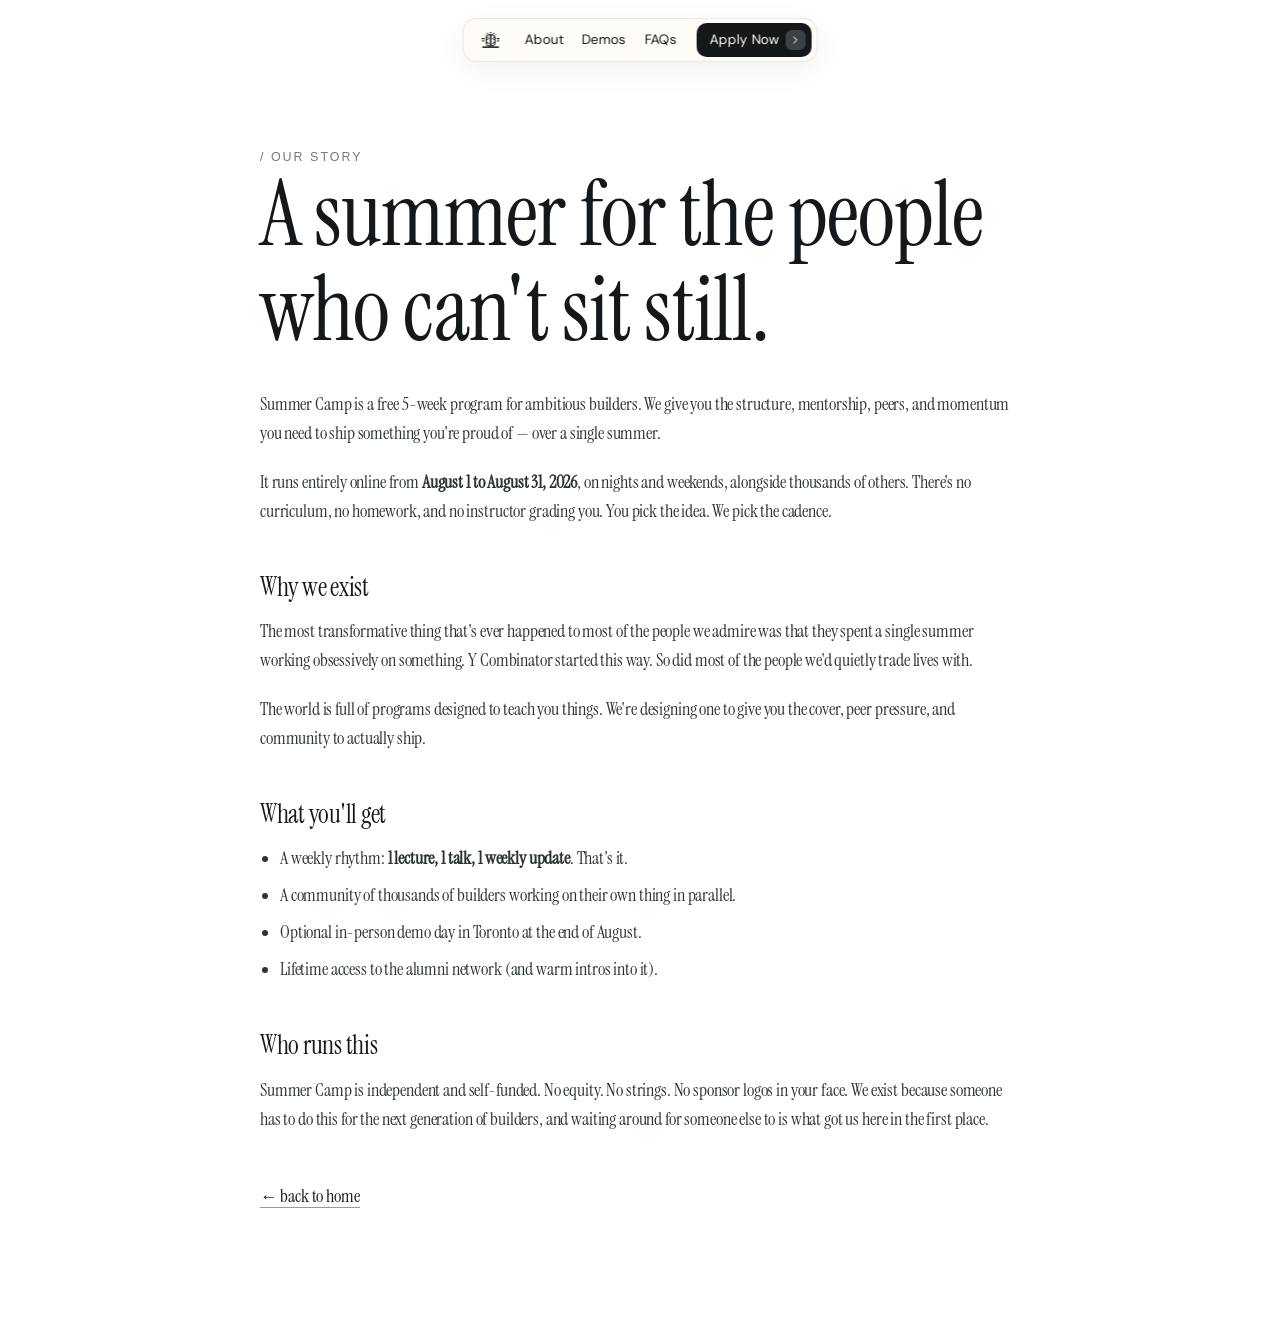
<file: our-story.html>
<!DOCTYPE html>
<html lang="en">
<head>
  <meta charset="UTF-8" />
  <meta name="viewport" content="width=device-width, initial-scale=1.0" />
  <title>Our Story — Summer Camp</title>
  <meta name="description" content="About Summer Camp — a free 5-week program for ambitious builders." />
  <link rel="preconnect" href="https://fonts.googleapis.com" />
  <link rel="preconnect" href="https://fonts.gstatic.com" crossorigin />
  <link href="https://fonts.googleapis.com/css2?family=Space+Mono:ital,wght@0,400;0,700;1,400&family=DM+Sans:ital,opsz,wght@0,9..40,300..500;1,9..40,300..400&family=Instrument+Serif:ital@0;1&family=Newsreader:ital,opsz,wght@0,6..72,300..700;1,6..72,300..700&display=swap" rel="stylesheet" />
  <link rel="stylesheet" href="styles.css?v=3" />
  <link rel="icon" type="image/svg+xml" href="/assets/favicon.svg">
</head>
<body data-nav-color="cream">

  <nav class="nav-pill" aria-label="Main">
    <a href="/" class="nav-pill__logo" aria-label="Summer Camp home">
      <svg viewBox="0 0 48 46" xmlns="http://www.w3.org/2000/svg" width="22" height="22">
        <rect x="2" y="40" width="44" height="4" fill="currentColor"/>
        <rect x="0" y="18" width="8" height="3" fill="currentColor"/>
        <rect x="1" y="24" width="6" height="3" fill="currentColor"/>
        <rect x="40" y="18" width="8" height="3" fill="currentColor"/>
        <rect x="41" y="24" width="6" height="3" fill="currentColor"/>
        <rect x="14" y="4" width="3" height="3" fill="currentColor"/>
        <rect x="22" y="2" width="4" height="3" fill="currentColor"/>
        <rect x="31" y="4" width="3" height="3" fill="currentColor"/>
        <rect x="9"  y="8" width="2" height="2" fill="currentColor"/>
        <rect x="37" y="8" width="2" height="2" fill="currentColor"/>
        <rect x="16" y="8" width="16" height="3" fill="currentColor"/>
        <rect x="13" y="10" width="3" height="3" fill="currentColor"/>
        <rect x="32" y="10" width="3" height="3" fill="currentColor"/>
        <rect x="11" y="13" width="3" height="22" fill="currentColor"/>
        <rect x="34" y="13" width="3" height="22" fill="currentColor"/>
        <rect x="13" y="35" width="3" height="3" fill="currentColor"/>
        <rect x="32" y="35" width="3" height="3" fill="currentColor"/>
        <rect x="16" y="37" width="16" height="3" fill="currentColor"/>
        <rect x="22" y="8" width="4" height="30" fill="currentColor"/>
        <rect x="14" y="14" width="3" height="3" fill="currentColor"/>
        <rect x="17" y="17" width="3" height="3" fill="currentColor"/>
        <rect x="14" y="20" width="3" height="3" fill="currentColor"/>
        <rect x="14" y="28" width="3" height="3" fill="currentColor"/>
        <rect x="17" y="31" width="3" height="3" fill="currentColor"/>
        <rect x="31" y="14" width="3" height="3" fill="currentColor"/>
        <rect x="28" y="17" width="3" height="3" fill="currentColor"/>
        <rect x="31" y="20" width="3" height="3" fill="currentColor"/>
        <rect x="31" y="28" width="3" height="3" fill="currentColor"/>
        <rect x="28" y="31" width="3" height="3" fill="currentColor"/>
      </svg>
    </a>
    <div class="nav-pill__links">
      <a href="/our-story">About</a>
      <a href="/demos">Demos</a>
      <a href="/#faq">FAQs</a>
    </div>
    <a href="https://skylor.fillout.com/summer" class="nav-pill__cta" data-apply-link target="_blank" rel="noopener">
      Apply Now
      <span class="nav-pill__cta-icon">
        <svg viewBox="0 0 16 16" width="10" height="10" fill="none">
          <path d="M5 3l5 5-5 5" stroke="#fff" stroke-width="1.6" stroke-linecap="round" stroke-linejoin="round"/>
        </svg>
      </span>
    </a>
  </nav>

  <main class="subpage">
    <div class="subpage__inner">
      <span class="eyebrow">/ Our Story</span>
      <h1 class="serif">A summer for the people<br/>who can't sit still.</h1>

      <p>Summer Camp is a free 5-week program for ambitious builders. We give you the structure, mentorship, peers, and momentum you need to ship something you're proud of — over a single summer.</p>

      <p>It runs entirely online from <strong>August 1 to August 31, 2026</strong>, on nights and weekends, alongside thousands of others. There's no curriculum, no homework, and no instructor grading you. You pick the idea. We pick the cadence.</p>

      <h2 class="serif">Why we exist</h2>

      <p>The most transformative thing that's ever happened to most of the people we admire was that they spent a single summer working obsessively on something. Y Combinator started this way. So did most of the people we'd quietly trade lives with.</p>

      <p>The world is full of programs designed to teach you things. We're designing one to give you the cover, peer pressure, and community to actually ship.</p>

      <h2 class="serif">What you'll get</h2>

      <ul>
        <li>A weekly rhythm: <strong>1 lecture, 1 talk, 1 weekly update</strong>. That's it.</li>
        <li>A community of thousands of builders working on their own thing in parallel.</li>
        <li>Optional in-person demo day in Toronto at the end of August.</li>
        <li>Lifetime access to the alumni network (and warm intros into it).</li>
      </ul>

      <h2 class="serif">Who runs this</h2>

      <p>Summer Camp is independent and self-funded. No equity. No strings. No sponsor logos in your face. We exist because someone has to do this for the next generation of builders, and waiting around for someone else to is what got us here in the first place.</p>

      <p style="margin-top: 3rem;"><a href="/">← back to home</a></p>
    </div>
  </main>

  <script src="script.js"></script>
</body>
</html>
</file>
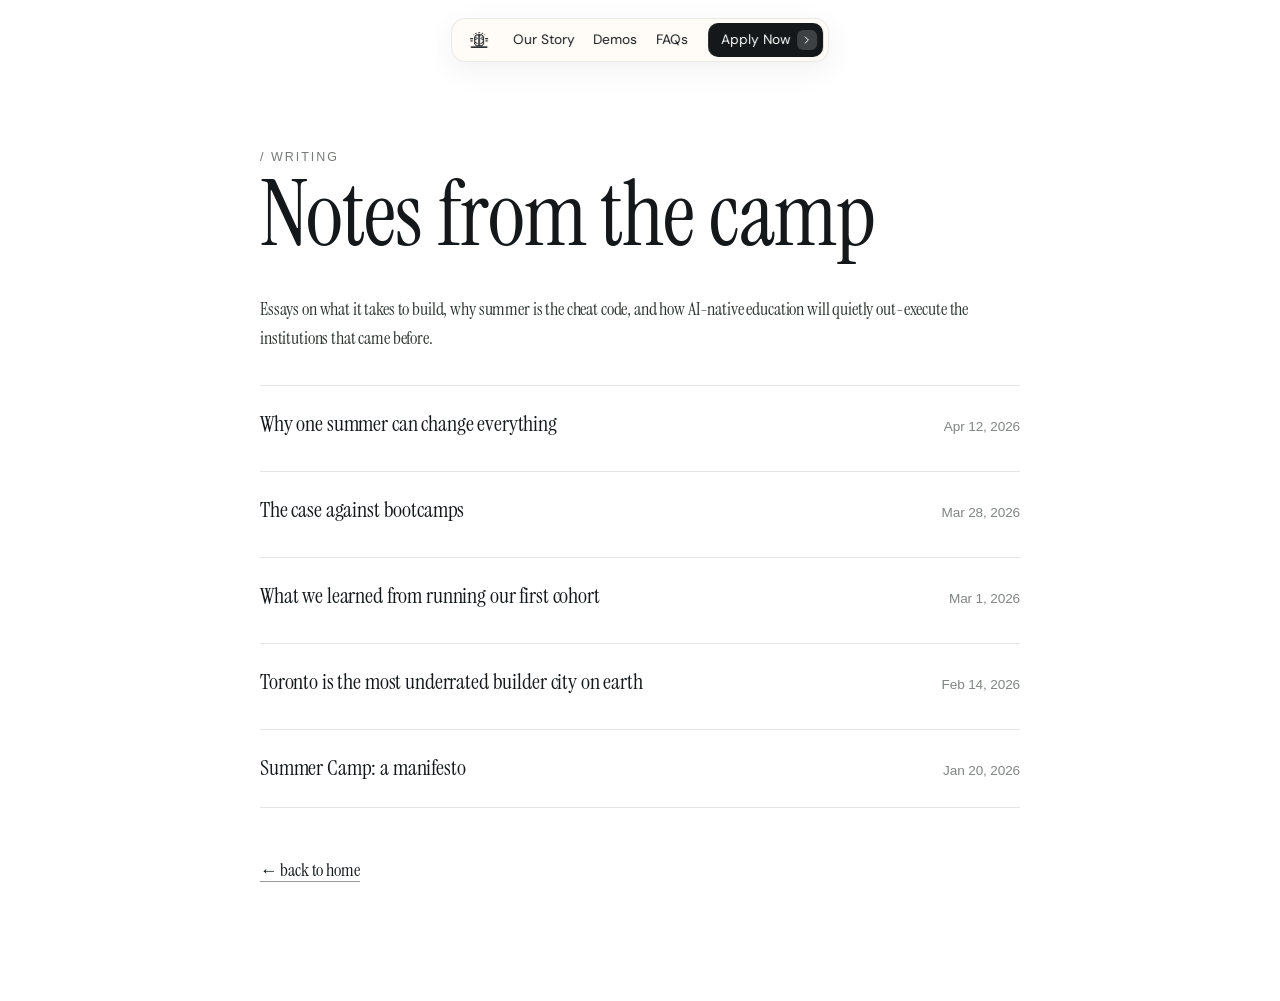
<file: writing.html>
<!DOCTYPE html>
<html lang="en">
<head>
  <meta charset="UTF-8" />
  <meta name="viewport" content="width=device-width, initial-scale=1.0" />
  <title>Writing — Summer Camp</title>
  <meta name="description" content="Essays from the Summer Camp team on building, summer, and the next era of AI-native education." />
  <link rel="preconnect" href="https://fonts.googleapis.com" />
  <link rel="preconnect" href="https://fonts.gstatic.com" crossorigin />
  <link href="https://fonts.googleapis.com/css2?family=Space+Mono:ital,wght@0,400;0,700;1,400&family=DM+Sans:ital,opsz,wght@0,9..40,300..500;1,9..40,300..400&family=Instrument+Serif:ital@0;1&family=Newsreader:ital,opsz,wght@0,6..72,300..700;1,6..72,300..700&display=swap" rel="stylesheet" />
  <link rel="stylesheet" href="styles.css?v=3" />
  <link rel="icon" type="image/svg+xml" href="/assets/favicon.svg">
</head>
<body data-nav-color="cream">

  <nav class="nav-pill" aria-label="Main">
    <a href="/" class="nav-pill__logo" aria-label="Summer Camp home">
      <svg viewBox="0 0 48 46" xmlns="http://www.w3.org/2000/svg" width="22" height="22">
        <rect x="2" y="40" width="44" height="4" fill="currentColor"/>
        <rect x="0" y="18" width="8" height="3" fill="currentColor"/>
        <rect x="1" y="24" width="6" height="3" fill="currentColor"/>
        <rect x="40" y="18" width="8" height="3" fill="currentColor"/>
        <rect x="41" y="24" width="6" height="3" fill="currentColor"/>
        <rect x="14" y="4" width="3" height="3" fill="currentColor"/>
        <rect x="22" y="2" width="4" height="3" fill="currentColor"/>
        <rect x="31" y="4" width="3" height="3" fill="currentColor"/>
        <rect x="9"  y="8" width="2" height="2" fill="currentColor"/>
        <rect x="37" y="8" width="2" height="2" fill="currentColor"/>
        <rect x="16" y="8" width="16" height="3" fill="currentColor"/>
        <rect x="13" y="10" width="3" height="3" fill="currentColor"/>
        <rect x="32" y="10" width="3" height="3" fill="currentColor"/>
        <rect x="11" y="13" width="3" height="22" fill="currentColor"/>
        <rect x="34" y="13" width="3" height="22" fill="currentColor"/>
        <rect x="13" y="35" width="3" height="3" fill="currentColor"/>
        <rect x="32" y="35" width="3" height="3" fill="currentColor"/>
        <rect x="16" y="37" width="16" height="3" fill="currentColor"/>
        <rect x="22" y="8" width="4" height="30" fill="currentColor"/>
        <rect x="14" y="14" width="3" height="3" fill="currentColor"/>
        <rect x="17" y="17" width="3" height="3" fill="currentColor"/>
        <rect x="14" y="20" width="3" height="3" fill="currentColor"/>
        <rect x="14" y="28" width="3" height="3" fill="currentColor"/>
        <rect x="17" y="31" width="3" height="3" fill="currentColor"/>
        <rect x="31" y="14" width="3" height="3" fill="currentColor"/>
        <rect x="28" y="17" width="3" height="3" fill="currentColor"/>
        <rect x="31" y="20" width="3" height="3" fill="currentColor"/>
        <rect x="31" y="28" width="3" height="3" fill="currentColor"/>
        <rect x="28" y="31" width="3" height="3" fill="currentColor"/>
      </svg>
    </a>
    <div class="nav-pill__links">
      <a href="/our-story">Our Story</a>
      <a href="/demos">Demos</a>
      <a href="/#faq">FAQs</a>
    </div>
    <a href="https://skylor.fillout.com/summer" class="nav-pill__cta" data-apply-link target="_blank" rel="noopener">
      Apply Now
      <span class="nav-pill__cta-icon">
        <svg viewBox="0 0 16 16" width="10" height="10" fill="none">
          <path d="M5 3l5 5-5 5" stroke="#fff" stroke-width="1.6" stroke-linecap="round" stroke-linejoin="round"/>
        </svg>
      </span>
    </a>
  </nav>

  <main class="subpage">
    <div class="subpage__inner">
      <span class="eyebrow">/ Writing</span>
      <h1 class="serif">Notes from the camp</h1>

      <p>Essays on what it takes to build, why summer is the cheat code, and how AI-native education will quietly out-execute the institutions that came before.</p>

      <ul class="writing-list">
        <li>
          <a href="#">
            <span>Why one summer can change everything</span>
            <time datetime="2026-04-12">Apr 12, 2026</time>
          </a>
        </li>
        <li>
          <a href="#">
            <span>The case against bootcamps</span>
            <time datetime="2026-03-28">Mar 28, 2026</time>
          </a>
        </li>
        <li>
          <a href="#">
            <span>What we learned from running our first cohort</span>
            <time datetime="2026-03-01">Mar 1, 2026</time>
          </a>
        </li>
        <li>
          <a href="#">
            <span>Toronto is the most underrated builder city on earth</span>
            <time datetime="2026-02-14">Feb 14, 2026</time>
          </a>
        </li>
        <li>
          <a href="#">
            <span>Summer Camp: a manifesto</span>
            <time datetime="2026-01-20">Jan 20, 2026</time>
          </a>
        </li>
      </ul>

      <p style="margin-top: 3rem;"><a href="/">← back to home</a></p>
    </div>
  </main>

  <script src="script.js"></script>
</body>
</html>
</file>
<file: styles.css>
/* ============================================================
   Learning Machines Summer Camp — Landing Page
   Design system inspired by generalintelligencecompany.com
   ============================================================ */

*,
*::before,
*::after {
  box-sizing: border-box;
  margin: 0;
  padding: 0;
}

html {
  scroll-behavior: smooth;
  -webkit-text-size-adjust: 100%;
}

body {
  font-family: 'DM Sans', 'Inter', -apple-system, BlinkMacSystemFont, 'Segoe UI', sans-serif;
  font-size: 16px;
  line-height: 1.5;
  color: #14181a;
  background: #ffffff;
  overflow-x: hidden;
  -webkit-font-smoothing: antialiased;
  -moz-osx-font-smoothing: grayscale;
}

img {
  max-width: 100%;
  display: block;
}

a {
  color: inherit;
  text-decoration: none;
}

button {
  font-family: inherit;
  cursor: pointer;
  border: none;
  background: none;
}

:root {
  --cream: #ffffff;
  --ink: #14181a;
  --ink-soft: #2d3530;
  --card-dark: rgba(220, 228, 235, 0.18);   /* very light frosted glass — like GI */
  --border-light: rgba(255, 255, 255, 0.38);
  --text-white: #ffffff;
  --text-mute: rgba(255, 255, 255, 0.72);
  --pad-x: clamp(1.25rem, 4vw, 3.5rem);
  --max-w: 1200px;
  --section-y: clamp(4rem, 10vw, 8rem);
}

/* --- Typography --- */
.serif {
  font-family: 'Instrument Serif', 'Newsreader', Georgia, serif;
  font-weight: 400;
  letter-spacing: -0.01em;
}

h1, h2, h3, h4 {
  font-family: 'Instrument Serif', 'Newsreader', Georgia, serif;
  font-weight: 400;
  letter-spacing: -0.018em;
  line-height: 1.06;
}

h1 {
  font-size: clamp(3rem, 7vw, 6.25rem);
}

h2 {
  font-size: clamp(2rem, 4.5vw, 3.5rem);
}

h3 {
  font-size: clamp(1.25rem, 2vw, 1.75rem);
  line-height: 1.2;
}

p {
  font-family: 'Space Mono', 'DM Sans', monospace;
  font-size: 0.875rem;
  line-height: 1.78;
  font-weight: 400;
  letter-spacing: -0.01em;
  color: var(--ink);
}

.eyebrow {
  font-family: 'Inter', sans-serif;
  font-size: 0.78rem;
  font-weight: 500;
  letter-spacing: 0.16em;
  text-transform: uppercase;
  color: var(--text-mute);
}

.container {
  width: 100%;
  max-width: var(--max-w);
  margin: 0 auto;
  padding-left: var(--pad-x);
  padding-right: var(--pad-x);
}

/* ============================================================
   NAV PILL — persistent. Apply Now button stays BLACK throughout.
   The rest of the pill (links, bg, border) flips per section.
   ============================================================ */
.nav-pill {
  position: fixed;
  top: 1.1rem;
  left: 50%;
  transform: translateX(-50%);
  z-index: 100;
  display: flex;
  align-items: center;
  gap: 1.25rem;
  padding: 0.3rem 0.3rem 0.3rem 0.8rem;
  border-radius: 14px;
  transition:
    background 0.4s ease,
    border-color 0.4s ease,
    color 0.4s ease,
    box-shadow 0.4s ease;
}

body[data-nav-color="light"] .nav-pill {
  background: rgba(255, 255, 255, 0.22);
  backdrop-filter: blur(20px) saturate(140%);
  -webkit-backdrop-filter: blur(20px) saturate(140%);
  border: 1px solid rgba(255, 255, 255, 0.38);
  color: #ffffff;           /* white text — readable over dark Toronto bg (day + night) */
  box-shadow:
    0 8px 30px rgba(20, 40, 60, 0.12),
    inset 0 1px 0 rgba(255, 255, 255, 0.5);
}

body[data-nav-color="dark"] .nav-pill {
  background: rgba(20, 25, 22, 0.45);
  backdrop-filter: blur(20px) saturate(140%);
  -webkit-backdrop-filter: blur(20px) saturate(140%);
  border: 1px solid rgba(255, 255, 255, 0.16);
  color: #ffffff;
  box-shadow:
    0 8px 30px rgba(0, 0, 0, 0.35),
    inset 0 1px 0 rgba(255, 255, 255, 0.08);
}

body[data-nav-color="cream"] .nav-pill {
  background: rgba(255, 252, 245, 0.78);
  backdrop-filter: blur(20px) saturate(140%);
  -webkit-backdrop-filter: blur(20px) saturate(140%);
  border: 1px solid rgba(0, 0, 0, 0.08);
  color: #14181a;
  box-shadow: 0 8px 30px rgba(0, 0, 0, 0.06);
}

/* Logo: clear/transparent so it blends with the pill */
.nav-pill__logo {
  display: flex;
  align-items: center;
  justify-content: center;
  width: 28px;
  height: 28px;
  border-radius: 6px;
  background: transparent;
  flex-shrink: 0;
  color: inherit;
}

.nav-pill__logo svg {
  width: 18px;
  height: 18px;
  color: inherit;
}

.nav-pill__links {
  display: flex;
  gap: 1.15rem;
  font-size: 0.85rem;
  font-weight: 400;
  color: inherit;
}

.nav-pill__links a {
  position: relative;
  padding: 0.25rem 0;
  color: inherit;
  transition: opacity 0.2s;
}

.nav-pill__links a:hover {
  opacity: 0.65;
}

/* Apply Now CTA — ALWAYS black with white text, like GI */
.nav-pill__cta {
  display: inline-flex;
  align-items: center;
  gap: 0.4rem;
  padding: 0.4rem 0.4rem 0.4rem 0.85rem;
  background: #14181a;
  color: #ffffff;
  border-radius: 10px;
  font-size: 0.85rem;
  font-weight: 400;
  white-space: nowrap;
  transition: background 0.25s;
}

.nav-pill__cta:hover {
  background: #000;
}

.nav-pill__cta-icon {
  display: inline-flex;
  width: 20px;
  height: 20px;
  border-radius: 6px;
  background: rgba(255, 255, 255, 0.18);
  color: #fff;
  align-items: center;
  justify-content: center;
  overflow: hidden;
}

.nav-pill__cta-icon svg {
  animation: arrow-nudge 1.8s cubic-bezier(0.5, 0, 0.5, 1) infinite;
}

.nav-pill__cta:hover .nav-pill__cta-icon svg {
  animation-play-state: paused;
  transform: translateX(3px);
}

@keyframes arrow-nudge {
  0%, 100%   { transform: translateX(0); }
  45%        { transform: translateX(3px); }
  55%        { transform: translateX(3px); }
}

/* Top-right time/location indicator */
.top-meta {
  position: fixed;
  top: 1.95rem;
  right: 2rem;
  z-index: 99;
  display: flex;
  align-items: center;
  gap: 0.55rem;
  font-size: 0.82rem;
  letter-spacing: 0.12em;
  color: rgba(255, 255, 255, 0.92);
  text-shadow: 0 1px 6px rgba(0, 0, 0, 0.3);
  transition: color 0.4s ease, text-shadow 0.4s ease;
}

body[data-nav-color="cream"] .top-meta {
  color: rgba(20, 25, 22, 0.7);
  text-shadow: none;
}

.top-meta__dot {
  display: inline-block;
  width: 14px;
  height: 14px;
  border: 1px solid currentColor;
  border-radius: 50%;
  position: relative;
}

.top-meta__dot::after {
  content: '';
  position: absolute;
  inset: 3px;
  border-radius: 50%;
  background: currentColor;
  opacity: 0.85;
  animation: dot-pulse 2.4s ease-in-out infinite;
}

@keyframes dot-pulse {
  0%, 100% { opacity: 0.85; transform: scale(1); }
  50%       { opacity: 0.45; transform: scale(0.7); }
}

@media (max-width: 720px) {
  .nav-pill {
    gap: 0.75rem;
    padding: 0.4rem 0.4rem 0.4rem 0.75rem;
  }
  .nav-pill__links {
    gap: 0.85rem;
    font-size: 0.85rem;
  }
  .nav-pill__cta {
    padding: 0.45rem 0.45rem 0.45rem 0.85rem;
    font-size: 0.85rem;
  }
  .top-meta {
    display: none;
  }
}

/* ============================================================
   HERO — taller than viewport. At scroll=0 the user sees only
   the title and the painting. The card (bottom-left) and the
   AI-native tag (bottom-right) are positioned BELOW the viewport
   and slide into view as the user scrolls — matching GI's
   bottom-of-painting reveal pattern.
   ============================================================ */
.hero {
  position: relative;
  min-height: 145vh;       /* GI-style: card below fold at scroll=0, reveals on scroll */
  overflow: clip;          /* clip (not hidden) keeps sticky children working */
  isolation: isolate;
}

.hero__bg {
  position: absolute;
  inset: 0;
  z-index: -2;
  /* Image is taller than the bg div so we have vertical room to pan. */
  background-image: url('assets/hero-toronto.png');
  background-repeat: no-repeat;
  background-size: cover;
  background-position: center 25%;
  will-change: background-position, transform;
}

.hero__bg::after {
  content: '';
  position: absolute;
  inset: 0;
  background:
    radial-gradient(ellipse at 50% 22%, rgba(0, 0, 0, 0.2) 0%, transparent 55%),
    linear-gradient(
      180deg,
      rgba(0, 0, 0, 0.18) 0%,
      rgba(0, 0, 0, 0.02) 28%,
      rgba(0, 0, 0, 0.02) 60%,
      rgba(0, 0, 0, 0.22) 100%
    );
}

/* Night variant — slightly cooler/darker overlay on the night image */
.hero__bg--night::after {
  background:
    radial-gradient(ellipse at 50% 15%, rgba(10, 20, 50, 0.25) 0%, transparent 55%),
    linear-gradient(
      180deg,
      rgba(5, 10, 30, 0.32) 0%,
      rgba(5, 10, 30, 0.05) 30%,
      rgba(5, 10, 30, 0.05) 65%,
      rgba(5, 10, 30, 0.3) 100%
    );
}

/* Film grain overlay — subtle retro texture on hero */
.hero::after {
  content: '';
  position: absolute;
  inset: 0;
  z-index: 1;
  pointer-events: none;
  opacity: 0.04;
  background-image: url("data:image/svg+xml,%3Csvg xmlns='http://www.w3.org/2000/svg' width='300' height='300'%3E%3Cfilter id='n'%3E%3CfeTurbulence type='fractalNoise' baseFrequency='0.85' numOctaves='4' stitchTiles='stitch'/%3E%3C/filter%3E%3Crect width='300' height='300' filter='url(%23n)'/%3E%3C/svg%3E");
  background-size: 200px;
}

.hero__title {
  position: absolute;
  top: 17vh;
  left: 0;
  right: 0;
  text-align: center;
  padding: 0 var(--pad-x);
  color: #fff;
  font-feature-settings: 'liga' on, 'dlig' on;
  z-index: 2;
}

.hero__title-pixel {
  color: #ffffff;
  text-shadow:
    0 1px 3px rgba(0, 0, 0, 0.45),
    0 3px 18px rgba(0, 0, 0, 0.5),
    0 0 50px rgba(0, 0, 0, 0.35);
}

.hero__title h1 {
  font-size: clamp(1.75rem, 4.5vw, 3.75rem);
  line-height: 1.05;
  letter-spacing: -0.02em;
  font-weight: 400;
}

/* Bottom strip — card on the left, tag on the right, stats below.
   JS starts this as position:fixed at viewport bottom (visible from
   scroll=0). When the hero is about to exit, JS switches it to
   position:absolute; bottom:5vh — it "settles" there and scrolls
   away naturally with the section. No visual jump: the two positions
   are identical at the transition threshold. */
.hero__bottom {
  position: absolute;      /* fallback / reduced-motion / JS off */
  bottom: 5vh;
  left: 0;
  right: 0;
  padding: 0 var(--pad-x);
  display: flex;
  flex-direction: column;
  gap: 1.25rem;
  z-index: 10;
}

.hero__row {
  display: flex;
  justify-content: flex-start;   /* card anchors left; tag pushed right */
  align-items: flex-end;
  gap: 2rem;
  flex-wrap: wrap;
}

.hero__card-wrap {
  flex: 0 1 auto;
  /* Nudge slightly left of the container edge for visual alignment */
  margin-left: -0.5rem;
}

.hero__card {
  max-width: 450px;
  padding: 1.75rem 2rem;
  background: rgba(255, 255, 255, 0.18);   /* up from 0.1 — more readable */
  backdrop-filter: blur(36px) saturate(160%) brightness(1.08);
  -webkit-backdrop-filter: blur(36px) saturate(160%) brightness(1.08);
  border: 1px solid rgba(255, 255, 255, 0.42);
  border-radius: 20px;
  color: var(--text-white);
  box-shadow:
    0 24px 64px -20px rgba(0, 0, 0, 0.38),
    inset 0 1px 0 rgba(255, 255, 255, 0.62),
    inset 0 -1px 0 rgba(255, 255, 255, 0.1);
}

.hero__card h2 {
  font-size: clamp(1.6rem, 2.4vw, 2rem);
  font-weight: 400;
  margin-bottom: 0.85rem;
  color: #fff;
}

.hero__card p {
  font-family: 'Space Mono', monospace;
  font-size: 0.8rem;
  color: rgba(255, 255, 255, 0.9);
  margin-bottom: 1.5rem;
  line-height: 1.7;
  letter-spacing: -0.01em;
}

/* Simple text + arrow, like the user's mockup. The arrow nudges right on hover. */
.hero__card-cta {
  display: inline-flex;
  align-items: center;
  gap: 0.6rem;
  font-size: 1rem;
  color: #fff;
  border-bottom: 1px solid rgba(255, 255, 255, 0.55);
  padding-bottom: 4px;
  transition: gap 0.25s, border-color 0.25s;
}

.hero__card-cta:hover {
  gap: 0.85rem;
  border-color: #fff;
}

.hero__card-cta svg {
  animation: arrow-nudge 1.8s cubic-bezier(0.5, 0, 0.5, 1) infinite;
}

.hero__card-cta:hover svg {
  animation-play-state: paused;
  transform: translateX(4px);
  transition: transform 0.25s ease;
}

/* Stats line — under the card, never absolute */
.hero__stats {
  display: flex;
  align-items: center;
  flex-wrap: wrap;
  gap: 1.25rem;
  padding-top: 0.25rem;
}

.hero__stat {
  display: inline-flex;
  align-items: center;
  gap: 0.4rem;
  font-size: 0.75rem;
  letter-spacing: 0.1em;
  text-transform: uppercase;
  color: rgba(255, 255, 255, 0.88);
  text-shadow: 0 1px 4px rgba(0, 0, 0, 0.35);
  font-family: 'DM Sans', sans-serif;
  font-weight: 400;
}

.hero__stat-icon {
  width: 13px;
  height: 13px;
  opacity: 0.8;
  flex-shrink: 0;
}

/* Dollar sign beside "Free" stat */
.hero__stat-dollar {
  font-family: 'Instrument Serif', Georgia, serif;
  font-size: 1rem;
  line-height: 1;
  opacity: 0.88;
  flex-shrink: 0;
  width: 13px;
  text-align: center;
  display: inline-block;
}

/* Tag — absolutely anchored at bottom-right of the 145vh hero.
   Always stays at its resting position (bottom: 5vh, right edge).
   Hidden at scroll=0 since hero is taller than the viewport.
   Appears naturally as the user scrolls and the hero bottom enters
   the viewport — the card (fixed) drifts down to meet it here. */
.hero__tag {
  position: absolute;
  bottom: 5vh;
  right: var(--pad-x);
  width: clamp(260px, 28vw, 340px);
  text-align: right;
  color: #fff;
  text-shadow: 0 1px 8px rgba(0, 0, 0, 0.5);
  z-index: 2;
}

.hero__tag-icon {
  display: inline-flex;
  width: 28px;
  height: 28px;
  margin-bottom: 0.4rem;
  opacity: 0.85;
  color: #fff;
}

.hero__tag-tagline {
  font-family: 'Instrument Serif', 'Newsreader', Georgia, serif;
  font-size: clamp(1.1rem, 1.8vw, 1.45rem);
  line-height: 1.2;
  color: #fff;
  font-weight: 400;
  margin-bottom: 0.65rem;
}

.hero__tag-sub {
  font-family: 'Space Mono', monospace;
  font-size: 0.7rem;
  line-height: 1.6;
  color: rgba(255, 255, 255, 0.72);
  letter-spacing: -0.01em;
}

@media (max-width: 720px) {
  .hero {
    min-height: 145vh;
  }
  .hero__bottom {
    bottom: 3vh;
  }
  .hero__row {
    flex-direction: column;
    align-items: stretch;
  }
  .hero__tag {
    display: none;
  }
  .hero__title {
    top: 16vh;
  }
}

/* ============================================================
   ORIGIN STORY — three editorial cards, GI-styled
   ============================================================ */
.origin {
  background: var(--cream);
  padding: var(--section-y) 0;
  text-align: center;
  position: relative;
  border-top: 1px solid rgba(20, 24, 26, 0.07);
}

.origin h2 {
  margin-bottom: 1.25rem;
  color: var(--ink);
}

.origin__lede {
  max-width: 600px;
  margin: 0 auto clamp(2.5rem, 5vw, 4rem);
  font-family: 'Space Mono', monospace;
  font-style: italic;
  font-size: 0.88rem;
  line-height: 1.75;
  color: var(--ink);
  opacity: 0.78;
  letter-spacing: -0.01em;
}

.origin__cards {
  display: grid;
  grid-template-columns: repeat(3, 1fr);
  gap: 1.25rem;
  text-align: left;
}

.origin__card {
  position: relative;
  padding: 2.25rem 1.85rem;
  background: rgba(248, 249, 251, 0.9);
  border: 1px solid rgba(20, 24, 26, 0.08);
  border-radius: 18px;
  transition: transform 0.3s ease, background 0.3s ease, border-color 0.3s ease;
  overflow: hidden;
}

.origin__card::before {
  /* a soft top-corner highlight to mimic GI's painterly cards */
  content: '';
  position: absolute;
  top: 0;
  left: 0;
  right: 0;
  height: 1px;
  background: linear-gradient(
    90deg,
    transparent,
    rgba(20, 24, 26, 0.12),
    transparent
  );
}

.origin__card:hover {
  transform: translateY(-3px);
  background: rgba(255, 255, 255, 1);
  border-color: rgba(20, 24, 26, 0.14);
}

.origin__card-year {
  display: inline-block;
  font-family: 'Inter', sans-serif;
  font-size: 0.78rem;
  font-weight: 500;
  letter-spacing: 0.18em;
  color: var(--ink-soft);
  opacity: 0.55;
  margin-bottom: 1.5rem;
}

.origin__card h3 {
  font-family: 'Instrument Serif', 'Newsreader', serif;
  font-size: 1.45rem;
  font-weight: 400;
  margin-bottom: 0.75rem;
  color: var(--ink);
  line-height: 1.15;
  letter-spacing: -0.01em;
}

.origin__card p {
  font-size: 0.95rem;
  line-height: 1.6;
  color: var(--ink-soft);
  opacity: 0.8;
}

/* Accent "Your summer" card — glassy/painterly, mirrors the hero card vibe */
.origin__card--accent {
  background:
    linear-gradient(155deg, rgba(20, 35, 28, 0.92) 0%, rgba(10, 14, 12, 0.98) 100%);
  color: #fff;
  border-color: rgba(255, 255, 255, 0.14);
  box-shadow:
    0 30px 60px -25px rgba(0, 0, 0, 0.4),
    inset 0 1px 0 rgba(255, 255, 255, 0.12);
  backdrop-filter: blur(20px) saturate(140%);
  -webkit-backdrop-filter: blur(20px) saturate(140%);
}

.origin__card--accent::before {
  background: linear-gradient(
    90deg,
    transparent,
    rgba(255, 255, 255, 0.32),
    transparent
  );
}

.origin__card--accent:hover {
  background:
    linear-gradient(155deg, rgba(28, 48, 38, 0.95) 0%, rgba(14, 20, 16, 1) 100%);
  border-color: rgba(255, 255, 255, 0.22);
}

.origin__card--accent .origin__card-year {
  color: rgba(255, 255, 255, 0.55);
  opacity: 1;
}

.origin__card--accent h3 {
  color: #fff;
}

.origin__card--accent p {
  color: rgba(255, 255, 255, 0.78);
  opacity: 1;
}

@media (max-width: 860px) {
  .origin__cards {
    grid-template-columns: 1fr;
  }
}

/* ============================================================
   DARK SECTIONS — vertical & horizontal auto-scroll
   ============================================================ */
.dark-section {
  background: #0a0e0c;
  color: #fff;
  padding: var(--section-y) 0;
  position: relative;
  overflow: hidden;
}

.dark-section .container {
  display: grid;
  grid-template-columns: 1.05fr 1fr;
  gap: clamp(2rem, 5vw, 5rem);
  align-items: start;
}

.dark-section__text {
  position: sticky;
  top: 8rem;
  align-self: start;
  padding: 1rem 0;
}

.dark-section__text h2 {
  font-size: clamp(2rem, 4.5vw, 3.5rem);
  margin-bottom: 1.5rem;
  color: #fff;
}

.dark-section__text p {
  font-family: 'Space Mono', monospace;
  color: rgba(255, 255, 255, 0.88);
  margin-bottom: 1.25rem;
  font-size: 0.82rem;
  line-height: 1.78;
  letter-spacing: -0.01em;
}

.dark-section__tag {
  display: inline-flex;
  align-items: center;
  gap: 0.4rem;
  padding: 0.35rem 0.85rem;
  background: rgba(120, 220, 130, 0.12);
  border: 1px solid rgba(120, 220, 130, 0.28);
  color: #8ee69a;
  border-radius: 100px;
  font-size: 0.78rem;
  letter-spacing: 0.08em;
  text-transform: uppercase;
  margin-top: 1rem;
}

.dark-section__tag::before {
  content: '●';
  font-size: 0.5rem;
}

/* Vertical marquee (Your story begins) */
.story-column {
  position: relative;
  height: clamp(440px, 60vh, 680px);
  overflow: hidden;
  mask-image: linear-gradient(180deg, transparent 0%, #000 8%, #000 92%, transparent 100%);
  -webkit-mask-image: linear-gradient(180deg, transparent 0%, #000 8%, #000 92%, transparent 100%);
}

.story-column__track {
  display: grid;
  grid-template-columns: repeat(2, 1fr);
  gap: 1rem;
  animation: scrollY 28s linear infinite;
  will-change: transform;
}

@keyframes scrollY {
  from { transform: translateY(0); }
  to   { transform: translateY(-50%); }
}

.story-card {
  position: relative;
  aspect-ratio: 4 / 5;
  border-radius: 14px;
  overflow: hidden;
  background: #1a1f1b;
}

.story-card img {
  width: 100%;
  height: 100%;
  object-fit: cover;
  animation: ken-burns 9s ease-in-out infinite alternate;
  transform-origin: center center;
}

/* Alternate zoom direction on every other card */
.story-card:nth-child(even) img {
  animation-name: ken-burns-reverse;
  animation-duration: 11s;
}

@keyframes ken-burns {
  from { transform: scale(1.0) translate(0, 0); }
  to   { transform: scale(1.07) translate(-1.5%, 1%); }
}

@keyframes ken-burns-reverse {
  from { transform: scale(1.07) translate(1%, -1%); }
  to   { transform: scale(1.0) translate(0, 0); }
}

.story-card__caption {
  position: absolute;
  bottom: 0;
  left: 0;
  right: 0;
  padding: 0.85rem 1rem;
  background: linear-gradient(180deg, transparent, rgba(0, 0, 0, 0.85));
  font-size: 0.82rem;
  line-height: 1.35;
  color: rgba(255, 255, 255, 0.92);
}

/* Vertical marquee (GIFs) — slightly bolder caption, position inherited from base */
.story-column .story-card__caption {
  font-weight: 500;
  color: rgba(255, 255, 255, 0.95);
}

/* GIFs are already animated — skip the ken-burns pan/zoom */
.story-card img[src$=".gif"] {
  animation: none;
  transform: none;
}

/* Horizontal marquee (Work on ideas) */
.dark-section--horizontal-marquee {
  padding-bottom: 0;
}

.dark-section--horizontal-marquee .container {
  display: block;
  text-align: center;
}

.dark-section--horizontal-marquee .dark-section__text {
  position: static;
  max-width: 720px;
  margin: 0 auto;
  text-align: center;
  padding: 0 0 clamp(2rem, 4vw, 3rem);
}

.idea-row {
  position: relative;
  width: 100vw;
  margin-left: calc(50% - 50vw);
  overflow: hidden;
  padding-bottom: var(--section-y);
  mask-image: linear-gradient(90deg, transparent 0%, #000 6%, #000 94%, transparent 100%);
  -webkit-mask-image: linear-gradient(90deg, transparent 0%, #000 6%, #000 94%, transparent 100%);
}

.idea-row__track {
  display: flex;
  gap: 1rem;
  width: max-content;
  animation: scrollX 35s linear infinite;
  will-change: transform;
}

.idea-row .story-card {
  flex: 0 0 280px;
  aspect-ratio: 4 / 5;
}

@keyframes scrollX {
  from { transform: translateX(0); }
  to   { transform: translateX(-50%); }
}

@media (max-width: 860px) {
  .dark-section .container {
    grid-template-columns: 1fr;
  }
  .dark-section__text {
    position: static;
  }
  .story-column {
    height: 460px;
  }
}

/* ============================================================
   CADENCE — no FAQ link, simpler subhead
   ============================================================ */
.cadence {
  background: #0a0e0c;
  color: #fff;
  padding: var(--section-y) 0 0;
  text-align: center;
  position: relative;
  overflow: hidden;
}

.cadence__intro {
  max-width: 760px;
  margin: 0 auto;
  padding: 0 var(--pad-x);
}

.cadence__intro .eyebrow {
  margin-bottom: 1.25rem;
}

.cadence__intro h2 {
  font-size: clamp(2.25rem, 4.5vw, 3.75rem);
  margin-bottom: 1.5rem;
  color: #fff;
}

.cadence__intro p {
  font-family: 'Space Mono', monospace;
  color: rgba(255, 255, 255, 0.88);
  margin-bottom: 1rem;
  font-size: 0.82rem;
  line-height: 1.78;
  letter-spacing: -0.01em;
}

.cadence__not {
  display: inline-block;
  margin-top: 1rem;
  padding: 0.6rem 1.1rem;
  border: 1px dashed rgba(255, 255, 255, 0.22);
  border-radius: 100px;
  font-size: 0.85rem;
  color: rgba(255, 255, 255, 0.78);
  letter-spacing: 0.02em;
}

.cadence__not strong {
  font-weight: 600;
  color: #fff;
}

.weeks-strip {
  margin-top: clamp(3rem, 6vw, 5rem);
  border-top: 1px solid rgba(255, 255, 255, 0.1);
  border-bottom: 1px solid rgba(255, 255, 255, 0.1);
  background: #0a0e0c;
  overflow: hidden;
  position: relative;
}

.weeks-strip__track {
  display: flex;
  width: max-content;
  animation: scrollX 32s linear infinite;
}

.weeks-strip__item {
  flex: 0 0 auto;
  padding: 1.5rem 2.5rem;
  display: flex;
  align-items: baseline;
  gap: 0.85rem;
  border-right: 1px solid rgba(255, 255, 255, 0.08);
  font-family: 'Instrument Serif', 'Newsreader', Georgia, serif;
  font-size: clamp(1.5rem, 3vw, 2.5rem);
  color: #fff;
  white-space: nowrap;
}

.weeks-strip__item-num {
  font-size: 0.78rem;
  font-family: 'Inter', sans-serif;
  letter-spacing: 0.18em;
  text-transform: uppercase;
  color: rgba(255, 255, 255, 0.45);
  font-weight: 500;
}

/* ============================================================
   ESSAY — Altalogy-style reading section
   Paragraphs start dim; brighten when in viewport; dim when past.
   ============================================================ */
.essay {
  background: #ffffff;
  padding: var(--section-y) 0;
  border-top: 1px solid rgba(20, 24, 26, 0.07);
}

.essay__inner {
  max-width: 680px;
  margin: 0 auto;
}

.essay__inner .eyebrow {
  display: block;
  color: var(--ink-soft);
  opacity: 0.55;
  margin-bottom: 2.5rem;
}

.essay__body {
  display: flex;
  flex-direction: column;
  gap: 2.25rem;
}

/* Default: dimmed. JS adds .is-reading / .is-read via IntersectionObserver */
.essay__p {
  font-family: 'Instrument Serif', 'Newsreader', Georgia, serif;
  font-size: clamp(1.2rem, 2.1vw, 1.65rem);
  line-height: 1.48;
  letter-spacing: -0.018em;
  color: var(--ink);
  opacity: 0.28;
  transition: opacity 0.45s ease;
  will-change: opacity;
  margin: 0;
}

.essay__p.is-reading {
  opacity: 1;
}

.essay__p.is-read {
  opacity: 0.42;
}

@media (prefers-reduced-motion: reduce) {
  .essay__p {
    opacity: 1 !important;
    transition: none !important;
  }
}

/* Handwritten signature at the end of the essay */
.essay__signature {
  font-family: 'Homemade Apple', 'Caveat', 'Brush Script MT', cursive;
  font-size: clamp(1.05rem, 1.8vw, 1.4rem);
  font-weight: 400;
  color: var(--ink);
  margin-top: 1.25rem;
  line-height: 1.4;
  letter-spacing: 0.005em;
  opacity: 0.85;
  transform: rotate(-1.5deg);
  transform-origin: left center;
  display: inline-block;
}

/* ============================================================
   FAQ — GI careers-page white style
   ============================================================ */
.faq {
  background: #ffffff;
  padding: var(--section-y) 0;
  color: var(--ink);
  border-top: 1px solid rgba(20, 24, 26, 0.07);
}

.faq__inner {
  max-width: 860px;
  margin: 0 auto;
  background: #ffffff;
  border: 1px solid rgba(20, 24, 26, 0.1);
  border-radius: 20px;
  padding: clamp(2rem, 4vw, 3rem);
  box-shadow:
    0 1px 3px rgba(20, 24, 26, 0.04),
    0 8px 30px rgba(20, 24, 26, 0.05);
}

.faq__eyebrow {
  font-family: 'DM Sans', sans-serif;
  font-size: 0.78rem;
  letter-spacing: 0.16em;
  text-transform: uppercase;
  color: var(--ink-soft);
  opacity: 0.7;
  margin-bottom: 0.75rem;
  display: block;
  line-height: 0;
}

.faq__inner h2 {
  margin-bottom: 2rem;
  font-size: clamp(1.75rem, 3.5vw, 2.75rem);
}

.faq__list {
  list-style: none;
}

.faq__item {
  border-top: 1px solid rgba(20, 24, 26, 0.08);
}

.faq__item:last-child {
  border-bottom: 1px solid rgba(20, 24, 26, 0.08);
}

.faq__q {
  width: 100%;
  display: flex;
  align-items: center;
  justify-content: space-between;
  gap: 1.5rem;
  padding: 1.15rem 0;
  font-size: 1.15rem;
  text-align: left;
  color: var(--ink);
  font-family: 'Instrument Serif', 'Newsreader', Georgia, serif;
  font-weight: 400;
  letter-spacing: -0.01em;
  transition: color 0.2s;
}

.faq__q:hover {
  color: var(--ink);
  opacity: 0.72;
}

.faq__q-mark {
  width: 26px;
  height: 26px;
  border-radius: 50%;
  border: 1px solid rgba(20, 24, 26, 0.15);
  display: inline-flex;
  align-items: center;
  justify-content: center;
  font-size: 1rem;
  font-weight: 300;
  flex-shrink: 0;
  transition: transform 0.3s, background 0.2s;
}

.faq__item[aria-expanded="true"] .faq__q-mark {
  transform: rotate(45deg);
  background: var(--ink);
  color: #fff;
  border-color: var(--ink);
}

.faq__a {
  max-height: 0;
  overflow: hidden;
  transition: max-height 0.4s ease, padding 0.4s ease;
  color: rgba(20, 24, 26, 0.65);
  line-height: 1.65;
  font-family: 'Instrument Serif', 'Newsreader', Georgia, serif;
  font-size: 1.12rem;
  letter-spacing: -0.008em;
}

.faq__item[aria-expanded="true"] .faq__a {
  max-height: 500px;
  padding-bottom: 1.35rem;
  padding-right: 3rem;
}

/* ============================================================
   CLOSING — GI-style: centered title + inline pill CTA
   ============================================================ */
.closing {
  background: #ffffff;
  padding: clamp(4rem, 9vw, 7rem) 0;
  color: var(--ink);
  border-top: 1px solid rgba(20, 24, 26, 0.07);
}

.closing__row {
  display: flex;
  justify-content: space-between;
  align-items: center;
  gap: clamp(2rem, 6vw, 5rem);
  flex-wrap: wrap;
}

/* Single-column layout used in the new closing */
.closing__col {
  display: flex;
  flex-direction: column;
  align-items: flex-start;
}

.closing__col .closing__inline {
  margin-top: 1.75rem;
}

.closing__left {
  flex: 1 1 460px;
  text-align: left;
}

.closing__icon {
  display: inline-flex;
  align-items: center;
  justify-content: center;
  margin-bottom: 1.1rem;
  opacity: 0.65;
  color: var(--ink);
}

.closing h2 {
  font-size: clamp(1.6rem, 3vw, 2.5rem);
  max-width: 560px;
  margin: 0 0 0.85rem;
  color: var(--ink);
  letter-spacing: -0.018em;
  line-height: 1.1;
  text-align: left;
}

.closing__sub {
  color: var(--ink-soft);
  font-size: 0.98rem;
  opacity: 0.78;
  margin: 0;
  text-align: left;
}

/* Inline newsletter in closing */
.closing__newsletter {
  display: inline-flex;
  align-items: center;
  margin-top: 1.5rem;
  padding: 0.3rem 0.3rem 0.3rem 0.9rem;
  border: 1px solid rgba(20, 24, 26, 0.15);
  border-radius: 100px;
  background: transparent;
  transition: border-color 0.2s, background 0.2s;
}

.closing__newsletter:focus-within {
  border-color: rgba(20, 24, 26, 0.38);
  background: rgba(0, 0, 0, 0.02);
}

.closing__newsletter input {
  border: 0;
  background: transparent;
  outline: none;
  font-family: 'DM Sans', sans-serif;
  font-size: 0.88rem;
  color: var(--ink);
  width: 220px;
  min-width: 0;
  padding: 0.35rem 0.5rem 0.35rem 0;
}

.closing__newsletter input::placeholder {
  color: rgba(20, 24, 26, 0.42);
}

.closing__newsletter button {
  display: inline-flex;
  width: 28px;
  height: 28px;
  border-radius: 50%;
  background: var(--ink);
  color: #fff;
  align-items: center;
  justify-content: center;
  flex-shrink: 0;
  cursor: pointer;
  transition: background 0.2s;
}

.closing__newsletter button:hover { background: #000; }

.closing__newsletter button svg {
  transition: transform 0.25s;
}

.closing__newsletter button:hover svg {
  transform: translateX(2px);
}

.closing__right {
  flex: 0 0 auto;
  align-self: center;
}

.closing__inline {
  display: inline-flex;
  align-items: center;
  gap: 0.65rem;
  font-size: 1.15rem;
  color: var(--ink);
  border-bottom: 1px solid var(--ink);
  padding-bottom: 4px;
  transition: gap 0.25s, opacity 0.25s;
}

.closing__inline:hover {
  gap: 0.95rem;
  opacity: 0.7;
}

.closing__inline-arrow {
  display: inline-flex;
  align-items: center;
}

.closing__inline-arrow svg {
  animation: arrow-nudge 1.8s cubic-bezier(0.5, 0, 0.5, 1) infinite;
}

.closing__inline:hover .closing__inline-arrow svg {
  animation-play-state: paused;
  transform: translateX(4px);
  transition: transform 0.25s ease;
}

@media (max-width: 720px) {
  .closing__row {
    align-items: flex-start;
  }
  .closing__right {
    align-self: flex-start;
  }
}

/* ============================================================
   FOOTER — clean two-column row + double divider + full-width art
   ============================================================ */
.foot {
  background: var(--cream);
  padding: 0;
}

.foot__row {
  max-width: var(--max-w);
  margin: 0 auto;
  padding: 0 var(--pad-x) 1.5rem;
  display: flex;
  justify-content: space-between;
  align-items: center;
  flex-wrap: wrap;
  gap: 1.25rem;
  font-size: 0.92rem;
  color: var(--ink-soft);
}

.foot__nav {
  display: flex;
  flex-wrap: wrap;
  gap: 1.5rem;
  color: var(--ink-soft);
}

.foot__nav a {
  transition: opacity 0.2s;
}

.foot__nav a:hover {
  opacity: 0.55;
}

.foot__right {
  display: flex;
  align-items: center;
  gap: 1rem;
}

/* Real email-capture pill: <input> + submit button.
   Border on the wrapping form, transparent input, dark circular submit. */
.foot__signup {
  display: inline-flex;
  align-items: center;
  padding: 0.3rem 0.3rem 0.3rem 0.95rem;
  border: 1px solid rgba(20, 24, 26, 0.18);
  border-radius: 100px;
  background: transparent;
  transition: border-color 0.2s, background 0.2s;
}

.foot__signup:focus-within {
  border-color: rgba(20, 24, 26, 0.45);
  background: rgba(255, 255, 255, 0.7);
}

.foot__signup input {
  border: 0;
  background: transparent;
  outline: none;
  padding: 0.4rem 0.5rem 0.4rem 0;
  font-family: inherit;
  font-size: 0.9rem;
  color: var(--ink);
  width: 200px;
  min-width: 0;
}

.foot__signup input::placeholder {
  color: rgba(20, 24, 26, 0.45);
}

.foot__signup button {
  display: inline-flex;
  width: 30px;
  height: 30px;
  border-radius: 50%;
  background: var(--ink);
  color: #fff;
  align-items: center;
  justify-content: center;
  flex-shrink: 0;
  cursor: pointer;
  transition: background 0.2s, transform 0.2s;
}

.foot__signup button:hover {
  background: #000;
}

.foot__signup button svg {
  transition: transform 0.3s ease;
}

.foot__signup button:hover svg {
  transform: translateX(2px);
}

.foot__signup--ok {
  pointer-events: none;
}

.foot__signup--ok input {
  color: rgba(20, 24, 26, 0.55);
}

.foot__social {
  display: flex;
  gap: 0.5rem;
}

.foot__social a {
  display: inline-flex;
  width: 34px;
  height: 34px;
  align-items: center;
  justify-content: center;
  border-radius: 50%;
  border: 1px solid rgba(20, 24, 26, 0.18);
  transition: background 0.2s, color 0.2s, border-color 0.2s;
}

.foot__social a:hover {
  background: var(--ink);
  color: #fff;
  border-color: var(--ink);
}

/* Subtle double-line divider just above the footer art (GI-style). */
.foot__divider {
  width: 100%;
  height: 7px;
  background:
    linear-gradient(to bottom,
      rgba(20, 24, 26, 0.1) 0%,
      rgba(20, 24, 26, 0.1) 1px,
      transparent 1px,
      transparent 3px,
      rgba(20, 24, 26, 0.1) 3px,
      rgba(20, 24, 26, 0.1) 4px,
      transparent 4px
    );
  margin: 0;
}

/* Pixel-art Toronto park scene — FULL VIEWPORT WIDTH */
.foot__scene {
  position: relative;
  width: 100vw;
  margin-left: calc(50% - 50vw);
  aspect-ratio: 1920 / 720;
  overflow: hidden;
  background-image: url('assets/footer-toronto.png');
  background-size: cover;
  background-position: center;
}

.foot__scene::after {
  content: '';
  position: absolute;
  inset: 0;
  background: linear-gradient(180deg, transparent 60%, rgba(0, 0, 0, 0.35) 100%);
}

.foot__copyline {
  position: absolute;
  bottom: 1.25rem;
  left: clamp(1.5rem, 4vw, 3.5rem);
  color: rgba(255, 255, 255, 0.85);
  font-size: 0.85rem;
  z-index: 2;
  text-shadow: 0 1px 4px rgba(0, 0, 0, 0.6);
}

.foot__credit {
  position: absolute;
  bottom: 1.25rem;
  right: clamp(1.5rem, 4vw, 3.5rem);
  color: rgba(255, 255, 255, 0.7);
  font-size: 0.85rem;
  z-index: 2;
  text-shadow: 0 1px 4px rgba(0, 0, 0, 0.6);
}

.foot__credit a {
  color: rgba(255, 255, 255, 0.95);
  text-decoration: underline;
  text-underline-offset: 3px;
}

/* ============================================================
   SUB-PAGES
   ============================================================ */
.subpage {
  background: var(--cream);
  min-height: 100vh;
  padding: 9rem var(--pad-x) 6rem;
  color: var(--ink);
}

.subpage__inner {
  max-width: 760px;
  margin: 0 auto;
}

.subpage__inner .eyebrow {
  color: var(--ink-soft);
  opacity: 0.65;
  margin-bottom: 1rem;
}

.subpage__inner h1 {
  margin-bottom: 2rem;
  color: var(--ink);
}

.subpage__inner h2 {
  margin-top: 3rem;
  margin-bottom: 1rem;
  font-size: 1.6rem;
}

.subpage__inner p,
.subpage__inner li {
  color: var(--ink-soft);
  font-family: 'Instrument Serif', 'Newsreader', Georgia, serif;
  font-size: 1.1rem;
  line-height: 1.65;
  letter-spacing: -0.008em;
}

.subpage__inner p {
  margin-bottom: 1.25rem;
}

.subpage__inner ul {
  margin-bottom: 1.5rem;
  padding-left: 1.25rem;
}

.subpage__inner li {
  margin-bottom: 0.5rem;
}

.subpage__inner a {
  color: var(--ink);
  border-bottom: 1px solid rgba(0, 0, 0, 0.4);
  transition: opacity 0.2s;
}

.subpage__inner a:hover {
  opacity: 0.6;
}

.writing-list {
  list-style: none;
  padding: 0 !important;
  margin: 2rem 0 !important;
}

.writing-list li {
  border-top: 1px solid rgba(0, 0, 0, 0.1);
  padding: 1.25rem 0;
}

.writing-list li:last-child {
  border-bottom: 1px solid rgba(0, 0, 0, 0.1);
}

.writing-list a {
  display: flex;
  justify-content: space-between;
  align-items: baseline;
  gap: 1rem;
  border: none !important;
  font-family: 'Instrument Serif', 'Newsreader', Georgia, serif;
  font-size: 1.4rem;
}

.writing-list time {
  font-family: 'Inter', sans-serif;
  font-size: 0.85rem;
  color: var(--ink-soft);
  opacity: 0.6;
  white-space: nowrap;
}

/* ============================================================
   UTILITY
   ============================================================ */
section[id] {
  scroll-margin-top: 6rem;
}

.reveal {
  opacity: 0;
  transform: translateY(20px);
  transition: opacity 0.8s ease, transform 0.8s ease;
}

.reveal.is-visible {
  opacity: 1;
  transform: none;
}

.word-reveal {
  display: inline-block;
  opacity: 0;
  transform: translateY(0.4em);
  filter: blur(8px);
  animation: wordIn 0.9s cubic-bezier(0.2, 0.65, 0.25, 1) forwards;
}

@keyframes wordIn {
  to {
    opacity: 1;
    transform: none;
    filter: blur(0);
  }
}

@media (prefers-reduced-motion: reduce) {
  .word-reveal,
  .story-column__track,
  .idea-row__track,
  .weeks-strip__track {
    animation: none !important;
    opacity: 1;
    transform: none;
    filter: none;
  }
}

@media print {
  .nav-pill, .top-meta, .foot__scene { display: none; }
}

/* ============================================================
   SOCIAL PROOF BAR
   ============================================================ */
/* ============================================================
   MENTOR LOGOS — "Access to mentors and alumni from"
   ============================================================ */

.mentor-logos {
  background: #fff;
  padding: clamp(3rem, 6vw, 5rem) var(--pad-x);
  text-align: center;
  border-bottom: 1px solid rgba(20,24,26,0.07);
}

.mentor-logos__inner {
  max-width: 600px;
  margin: 0 auto;
}

.mentor-logos__label {
  font-family: 'DM Sans', sans-serif;
  font-size: 0.68rem;
  font-weight: 700;
  letter-spacing: 0.18em;
  text-transform: uppercase;
  color: rgba(20,24,26,0.4);
  margin-bottom: 2.75rem;
}

.mentor-logos__grid {
  display: grid;
  grid-template-columns: repeat(3, 1fr);
  row-gap: 2.25rem;
  column-gap: 1.5rem;
}

.mentor-logos__item {
  display: flex;
  align-items: center;
  gap: 0.55rem;
  justify-content: flex-start;
  padding-left: 1rem;
}

.mentor-logos__icon {
  flex-shrink: 0;
}

.mentor-logos__name {
  font-family: 'DM Sans', sans-serif;
  font-size: 1rem;
  font-weight: 500;
  color: #14181a;
  letter-spacing: -0.01em;
  line-height: 1.15;
}

.mentor-logos__wordmark {
  font-family: 'DM Sans', sans-serif;
  font-size: 1rem;
  font-weight: 700;
  color: #14181a;
  letter-spacing: -0.02em;
}

.mentor-logos__wordmark--spacex {
  font-size: 0.95rem;
  letter-spacing: 0.12em;
  font-weight: 700;
}

@media (max-width: 520px) {
  .mentor-logos__grid {
    grid-template-columns: repeat(2, 1fr);
  }
  .mentor-logos__item {
    padding-left: 0.5rem;
  }
}

/* ============================================================
   DARK ALUMNI — embedded in "Your story begins" dark section
   ============================================================ */

.dark-alumni {
  margin-top: 2.25rem;
}

.dark-alumni__label {
  font-family: 'DM Sans', sans-serif;
  font-size: 0.65rem;
  font-weight: 600;
  letter-spacing: 0.16em;
  text-transform: uppercase;
  color: rgba(255,255,255,0.22);
  margin-bottom: 1.25rem;
}

.dark-alumni__grid {
  display: grid;
  grid-template-columns: repeat(3, auto);
  justify-content: start;
  row-gap: 1rem;
  column-gap: 2rem;
}

.dark-alumni__item {
  display: flex;
  align-items: center;
  gap: 0.45rem;
}

.dark-alumni__item svg {
  flex-shrink: 0;
}

.dark-alumni__item span {
  font-family: 'DM Sans', sans-serif;
  font-size: 0.82rem;
  font-weight: 500;
  color: rgba(255,255,255,0.72);
  white-space: nowrap;
}

.dark-alumni__wordmark {
  font-family: 'DM Sans', sans-serif;
  font-size: 0.95rem;
  font-weight: 700;
  color: rgba(255,255,255,0.72);
  letter-spacing: -0.02em;
}

/* a16z gold wordmark (legacy, no longer used as badge) */
.dark-alumni__a16z {
  display: none;
}

/* ============================================================
   DEMOS PAGE
   ============================================================ */

.demos-hero {
  padding: clamp(4rem, 10vw, 7rem) var(--pad-x) 2rem;
  max-width: var(--max-w);
  margin: 0 auto;
}

.demos-hero h1 {
  font-size: clamp(2.4rem, 5vw, 4rem);
  margin: 0.5rem 0 1rem;
  line-height: 1.08;
}

.demos-hero p {
  color: var(--ink-soft);
  max-width: 44ch;
  font-size: 1.05rem;
}

.demos-filters {
  display: flex;
  flex-wrap: wrap;
  gap: 0.5rem;
  padding: 0 var(--pad-x) 2.5rem;
  max-width: var(--max-w);
  margin: 0 auto;
}

.demos-filter {
  font-family: 'DM Sans', sans-serif;
  font-size: 0.78rem;
  font-weight: 600;
  letter-spacing: 0.04em;
  padding: 0.35em 0.9em;
  border-radius: 99px;
  border: 1px solid rgba(20,24,26,0.18);
  background: transparent;
  color: rgba(20,24,26,0.55);
  cursor: pointer;
  transition: all 0.15s ease;
}

.demos-filter:hover,
.demos-filter.is-active {
  background: var(--ink);
  color: #fff;
  border-color: var(--ink);
}

.demos-grid {
  display: grid;
  grid-template-columns: repeat(3, 1fr);
  gap: 2.5rem 2rem;
  padding: 0 var(--pad-x) clamp(4rem, 8vw, 6rem);
  max-width: var(--max-w);
  margin: 0 auto;
}

.demo-card__video {
  width: 100%;
  aspect-ratio: 16 / 9;
  background: #e8eaec;
  border-radius: 10px;
  margin-bottom: 1rem;
  display: flex;
  align-items: center;
  justify-content: center;
  overflow: hidden;
}

.demo-card__video-placeholder {
  display: flex;
  flex-direction: column;
  align-items: center;
  gap: 0.5rem;
  color: rgba(20,24,26,0.25);
}

.demo-card__video-placeholder svg {
  opacity: 0.5;
}

.demo-card__video-placeholder span {
  font-family: 'DM Sans', sans-serif;
  font-size: 0.72rem;
  letter-spacing: 0.08em;
  text-transform: uppercase;
}

.demo-card__tag {
  display: inline-block;
  font-family: 'Space Mono', monospace;
  font-size: 0.6rem;
  font-weight: 700;
  letter-spacing: 0.1em;
  text-transform: uppercase;
  color: rgba(20,24,26,0.45);
  background: rgba(20,24,26,0.06);
  padding: 0.2em 0.55em;
  border-radius: 3px;
  margin-bottom: 0.6rem;
}

.demo-card h3 {
  font-family: 'Instrument Serif', Georgia, serif;
  font-size: 1.15rem;
  font-weight: 400;
  letter-spacing: -0.01em;
  margin-bottom: 0.25rem;
  color: var(--ink);
}

.demo-card__creator {
  font-family: 'DM Sans', sans-serif;
  font-size: 0.8rem;
  color: rgba(20,24,26,0.45);
  margin-bottom: 0.5rem;
}

.demo-card__desc {
  font-family: 'DM Sans', sans-serif;
  font-size: 0.88rem;
  color: rgba(20,24,26,0.6);
  line-height: 1.5;
}

.demos-back {
  padding: 0 var(--pad-x) 4rem;
  max-width: var(--max-w);
  margin: 0 auto;
}

@media (max-width: 860px) {
  .demos-grid {
    grid-template-columns: repeat(2, 1fr);
  }
}

@media (max-width: 520px) {
  .demos-grid {
    grid-template-columns: 1fr;
  }
}

/* ============================================================
   PROOF BAR (legacy — kept for reference)
   ============================================================ */

.proof-bar {
  display: flex;
  align-items: center;
  gap: 1.5rem;
  padding: 0.85rem var(--pad-x);
  background: var(--ink);
  border-bottom: 1px solid rgba(255,255,255,0.07);
}

.proof-bar__label {
  font-family: 'DM Sans', sans-serif;
  font-size: 0.7rem;
  font-weight: 500;
  letter-spacing: 0.14em;
  text-transform: uppercase;
  color: rgba(255,255,255,0.35);
  white-space: nowrap;
  flex-shrink: 0;
  padding-right: 1.25rem;
  border-right: 1px solid rgba(255,255,255,0.12);
}

.proof-bar__track-wrap {
  flex: 1;
  overflow: hidden;
  position: relative;
}

.proof-bar__track-wrap::before,
.proof-bar__track-wrap::after {
  content: '';
  position: absolute;
  top: 0;
  bottom: 0;
  width: 4rem;
  z-index: 2;
  pointer-events: none;
}
.proof-bar__track-wrap::before {
  left: 0;
  background: linear-gradient(to right, var(--ink), transparent);
}
.proof-bar__track-wrap::after {
  right: 0;
  background: linear-gradient(to left, var(--ink), transparent);
}

.proof-bar__track {
  display: flex;
  align-items: center;
  gap: 3.5rem;
  white-space: nowrap;
  animation: proofScroll 34s linear infinite;
}

.proof-bar__item {
  display: inline-flex;
  align-items: center;
  gap: 0.45rem;
  flex-shrink: 0;
}

.proof-bar__logo {
  width: 20px;
  height: 20px;
  flex-shrink: 0;
  opacity: 0.85;
  vertical-align: middle;
}

.proof-bar__wordmark {
  font-family: 'DM Sans', sans-serif;
  font-size: 0.85rem;
  font-weight: 700;
  letter-spacing: 0.04em;
  color: rgba(255,255,255,0.72);
  flex-shrink: 0;
  text-transform: none;
  white-space: nowrap;
}

.proof-bar__wordmark--green {
  color: #76b900;
}

.proof-bar__badge {
  font-family: 'Space Mono', monospace;
  font-size: 0.6rem;
  font-weight: 700;
  letter-spacing: 0.06em;
  color: rgba(255,255,255,0.7);
  background: rgba(255,255,255,0.1);
  border: 1px solid rgba(255,255,255,0.14);
  padding: 0.08rem 0.35rem;
  border-radius: 3px;
  flex-shrink: 0;
}

.proof-bar__name {
  font-family: 'Instrument Serif', Georgia, serif;
  font-size: 0.9rem;
  font-style: italic;
  color: rgba(255,255,255,0.72);
  letter-spacing: 0.01em;
  flex-shrink: 0;
}

.proof-bar__sep {
  color: rgba(255,255,255,0.18);
  font-size: 0.75rem;
  flex-shrink: 0;
}

@keyframes proofScroll {
  0%   { transform: translateX(0); }
  100% { transform: translateX(-50%); }
}

@media (prefers-reduced-motion: reduce) {
  .proof-bar__track { animation: none; }
}

/* ============================================================
   PIXEL BRAIN — neuron-fire animation on hero tag logo
   ============================================================ */
@keyframes neuronBlink {
  0%, 100% { opacity: 1; }
  50%       { opacity: 0.15; }
}

.hero__tag-icon svg rect:nth-child(14),
.hero__tag-icon svg rect:nth-child(19) {
  animation: neuronBlink 2.4s ease-in-out infinite;
}
.hero__tag-icon svg rect:nth-child(20),
.hero__tag-icon svg rect:nth-child(23) {
  animation: neuronBlink 2.4s ease-in-out infinite 0.4s;
}
.hero__tag-icon svg rect:nth-child(21),
.hero__tag-icon svg rect:nth-child(25) {
  animation: neuronBlink 2.4s ease-in-out infinite 0.8s;
}
.hero__tag-icon svg rect:nth-child(22),
.hero__tag-icon svg rect:nth-child(24) {
  animation: neuronBlink 2.4s ease-in-out infinite 1.2s;
}
.hero__tag-icon svg rect:nth-child(26),
.hero__tag-icon svg rect:nth-child(29) {
  animation: neuronBlink 2.4s ease-in-out infinite 1.6s;
}
.hero__tag-icon svg rect:nth-child(27),
.hero__tag-icon svg rect:nth-child(30) {
  animation: neuronBlink 2.4s ease-in-out infinite 2.0s;
}

@media (prefers-reduced-motion: reduce) {
  .hero__tag-icon svg rect { animation: none !important; }
}

/* ============================================================
   /os PAGE — Learning Machines OS — desktop-OS, no-scroll
   ============================================================ */

/* Lock body to viewport on this page only (class added via JS) */
html.os-page,
html.os-page body {
  overflow: hidden;
  height: 100%;
}

/* --- Full-viewport background --- */
.os-bg {
  position: fixed;
  inset: 0;
  z-index: -1;
  background-image: url('assets/footer-toronto.png');
  background-size: cover;
  background-position: center bottom;
}

/* Dark overlay so UI elements read clearly */
.os-bg::after {
  content: '';
  position: absolute;
  inset: 0;
  background: linear-gradient(
    180deg,
    rgba(6, 10, 22, 0.55) 0%,
    rgba(6, 10, 22, 0.38) 50%,
    rgba(6, 10, 22, 0.65) 100%
  );
}

/* --- Week pill: centered at top, replaces nav pill --- */
.os-week-pill {
  position: fixed;
  top: 1.1rem;
  left: 50%;
  transform: translateX(-50%);
  z-index: 100;
  display: flex;
  align-items: center;
  gap: 0.55rem;
  padding: 0.42rem 1.1rem 0.42rem 0.75rem;
  background: rgba(255, 255, 255, 0.14);
  backdrop-filter: blur(20px) saturate(140%);
  -webkit-backdrop-filter: blur(20px) saturate(140%);
  border: 1px solid rgba(255, 255, 255, 0.22);
  border-radius: 99px;
  color: rgba(255, 255, 255, 0.9);
  font-family: 'Space Mono', monospace;
  font-size: 0.75rem;
  letter-spacing: 0.09em;
  white-space: nowrap;
}

.os-week-pill__dot {
  display: inline-block;
  width: 6px;
  height: 6px;
  border-radius: 50%;
  background: #7ed87e;
  box-shadow: 0 0 6px rgba(126, 216, 126, 0.7);
  flex-shrink: 0;
}

/* --- Canvas: fills viewport, holds left + right panels --- */
.os-canvas {
  position: fixed;
  inset: 0;
  display: flex;
  align-items: center;
  justify-content: space-between;
  padding: 0 60px;
  /* leave room for week pill at top */
  padding-top: 60px;
  padding-bottom: 20px;
  pointer-events: none; /* canvas itself is not interactive */
}

/* Re-enable pointer events on actual interactive children */
.os-canvas > * {
  pointer-events: auto;
}

/* --- LEFT: frosted-glass CTA cards --- */
.os-left {
  display: flex;
  flex-direction: column;
  gap: 0.75rem;
  max-width: 300px;
}

.os-cta-primary {
  display: flex;
  align-items: center;
  justify-content: space-between;
  gap: 1rem;
  padding: 1.6rem 1.75rem;
  background: rgba(255, 255, 255, 0.11);
  backdrop-filter: blur(22px) saturate(140%);
  -webkit-backdrop-filter: blur(22px) saturate(140%);
  border: 1px solid rgba(255, 255, 255, 0.22);
  border-radius: 16px;
  color: #ffffff;
  font-family: 'Instrument Serif', 'Newsreader', Georgia, serif;
  font-size: clamp(1.25rem, 1.8vw, 1.65rem);
  font-weight: 400;
  letter-spacing: -0.015em;
  line-height: 1.22;
  transition: background 0.2s, border-color 0.2s, transform 0.15s;
  text-decoration: none;
}

.os-cta-primary:hover {
  background: rgba(255, 255, 255, 0.17);
  border-color: rgba(255, 255, 255, 0.34);
  transform: translateY(-1px);
}

.os-cta-primary__arrow {
  font-size: 1.35rem;
  opacity: 0.55;
  flex-shrink: 0;
  font-family: sans-serif;
}

.os-cta-secondary {
  display: inline-flex;
  align-items: center;
  gap: 0.55rem;
  padding: 0.7rem 1.2rem;
  background: rgba(255, 255, 255, 0.08);
  backdrop-filter: blur(16px);
  -webkit-backdrop-filter: blur(16px);
  border: 1px solid rgba(255, 255, 255, 0.15);
  border-radius: 99px;
  color: rgba(255, 255, 255, 0.7);
  font-family: 'DM Sans', sans-serif;
  font-size: 0.88rem;
  font-weight: 400;
  transition: background 0.2s, color 0.2s, transform 0.15s;
  text-decoration: none;
  align-self: flex-start;
}

.os-cta-secondary:hover {
  background: rgba(255, 255, 255, 0.14);
  color: rgba(255, 255, 255, 0.92);
  transform: translateY(-1px);
}

/* --- RIGHT: pixel-art desktop shortcuts --- */
.os-shortcuts {
  display: flex;
  flex-direction: column;
  justify-content: center;
  gap: 1.6rem;
  align-items: center;
}

.os-shortcut {
  display: flex;
  flex-direction: column;
  align-items: center;
  gap: 5px;
  text-decoration: none;
  transition: transform 0.15s ease, filter 0.15s ease;
  cursor: pointer;
}

.os-shortcut:hover {
  transform: scale(1.08);
  filter: brightness(1.18);
}

/* Frosted-glass folder frame around each icon */
.os-shortcut__icon {
  width: 64px;
  height: 68px;
  position: relative;
  display: flex;
  align-items: center;
  justify-content: center;
  background: rgba(255, 255, 255, 0.11);
  backdrop-filter: blur(18px) saturate(130%);
  -webkit-backdrop-filter: blur(18px) saturate(130%);
  border: 1px solid rgba(255, 255, 255, 0.20);
  clip-path: polygon(0 0, 72% 0, 100% 28%, 100% 100%, 0 100%);
  image-rendering: pixelated;
}

/* Fold corner — subtly brighter frosted area */
.os-shortcut__icon::before {
  content: '';
  position: absolute;
  top: 0;
  right: 0;
  width: 28%;
  height: 28%;
  background: rgba(255, 255, 255, 0.14);
  clip-path: polygon(100% 0, 100% 100%, 0 100%);
}

/* Pixel art glyph sits centred inside the frame */
.os-shortcut__icon svg {
  position: relative;
  z-index: 1;
  image-rendering: pixelated;
  image-rendering: crisp-edges;
  width: 44px;
  height: 44px;
}

.os-shortcut__label {
  font-family: 'Space Mono', monospace;
  font-size: 11px;
  font-weight: 400;
  color: #ffffff;
  text-align: center;
  line-height: 1.3;
  letter-spacing: 0.02em;
  white-space: nowrap;
  text-shadow:
    1px 1px 0 rgba(0,0,0,0.9),
    -1px -1px 0 rgba(0,0,0,0.9),
    1px -1px 0 rgba(0,0,0,0.9),
    -1px 1px 0 rgba(0,0,0,0.9),
    0 2px 6px rgba(0,0,0,0.8);
}

/* --- BOTTOM TICKER --- */
.os-ticker {
  position: fixed;
  bottom: 0;
  left: 0;
  right: 0;
  height: 28px;
  background: rgba(0, 0, 0, 0.45);
  backdrop-filter: blur(8px);
  -webkit-backdrop-filter: blur(8px);
  border-top: 1px solid rgba(255, 255, 255, 0.08);
  overflow: hidden;
  display: flex;
  align-items: center;
  z-index: 50;
}

.os-ticker__track {
  display: flex;
  align-items: center;
  white-space: nowrap;
  animation: os-ticker-scroll 28s linear infinite;
  font-family: 'Space Mono', monospace;
  font-size: 11px;
  letter-spacing: 0.08em;
  color: rgba(255, 255, 255, 0.55);
}

.os-ticker__track a {
  color: rgba(255, 255, 255, 0.8);
  text-decoration: underline;
  text-underline-offset: 2px;
  transition: color 0.15s;
}

.os-ticker__track a:hover {
  color: #ffffff;
}

@keyframes os-ticker-scroll {
  from { transform: translateX(0); }
  to   { transform: translateX(-50%); }
}

/* --- OS top-meta week label --- */
.top-meta__week {
  font-family: 'Space Mono', monospace;
  font-size: 0.72rem;
  letter-spacing: 0.1em;
  opacity: 0.7;
}

/* --- Mobile: stack layout, allow slight scroll if needed --- */
@media (max-width: 720px) {
  html.os-page,
  html.os-page body {
    overflow: auto;
    height: auto;
  }

  .os-bg {
    position: fixed; /* still cover viewport as bg */
  }

  .os-canvas {
    position: relative;
    flex-direction: column;
    align-items: center;
    justify-content: center;
    gap: 2.5rem;
    padding: 100px 24px 60px;
    min-height: 100svh;
  }

  .os-left {
    width: 100%;
    max-width: 320px;
    align-items: center;
  }

  .os-cta-primary {
    width: 100%;
  }

  .os-shortcuts {
    flex-direction: row;
    flex-wrap: wrap;
    justify-content: center;
    height: auto;
    gap: 1.5rem 2rem;
    width: 100%;
    max-width: 320px;
  }
}

@media (prefers-reduced-motion: reduce) {
  .os-ticker__track {
    animation: none;
  }
}

/* --- Countdown (above submit CTA) --- */
.os-countdown {
  font-family: 'Space Mono', monospace;
  font-size: 0.7rem;
  letter-spacing: 0.1em;
  color: rgba(255, 255, 255, 0.48);
  margin: 0 0 0.15rem 0.2rem;
  min-height: 1em;
  transition: color 0.4s ease;
}

.os-countdown--warn {
  color: #f5c54a;
}

.os-countdown--urgent {
  color: #ff6b6b;
  animation: os-pulse 1s ease-in-out infinite;
}

@keyframes os-pulse {
  0%, 100% { opacity: 1; }
  50%       { opacity: 0.5; }
}

/* --- Week progress dots --- */
.os-week-dots {
  position: fixed;
  top: 3.6rem;
  left: 50%;
  transform: translateX(-50%);
  display: flex;
  gap: 5px;
  align-items: center;
  z-index: 100;
}

.os-week-dot {
  width: 5px;
  height: 5px;
  border-radius: 50%;
  background: rgba(255, 255, 255, 0.2);
  border: 1px solid rgba(255, 255, 255, 0.28);
  transition: background 0.3s, box-shadow 0.3s, border-color 0.3s;
}

.os-week-dot.is-done {
  background: rgba(255, 255, 255, 0.72);
  border-color: rgba(255, 255, 255, 0.72);
}

.os-week-dot.is-current {
  background: #7ed87e;
  border-color: #7ed87e;
  box-shadow: 0 0 6px rgba(126, 216, 126, 0.85);
}

/* --- Centred motivational headline --- */
.os-headline {
  position: fixed;
  left: 50%;
  top: 50%;
  transform: translate(-50%, -50%);
  font-family: 'Instrument Serif', 'Newsreader', Georgia, serif;
  font-size: clamp(3.5rem, 6vw, 6rem);
  font-style: italic;
  color: rgba(255, 255, 255, 0.22);
  text-align: center;
  white-space: nowrap;
  pointer-events: none;
  user-select: none;
  letter-spacing: -0.025em;
  z-index: 2;
}

/* --- Confetti canvas overlay --- */
#os-confetti {
  position: fixed;
  inset: 0;
  pointer-events: none;
  z-index: 999;
}
</file>
